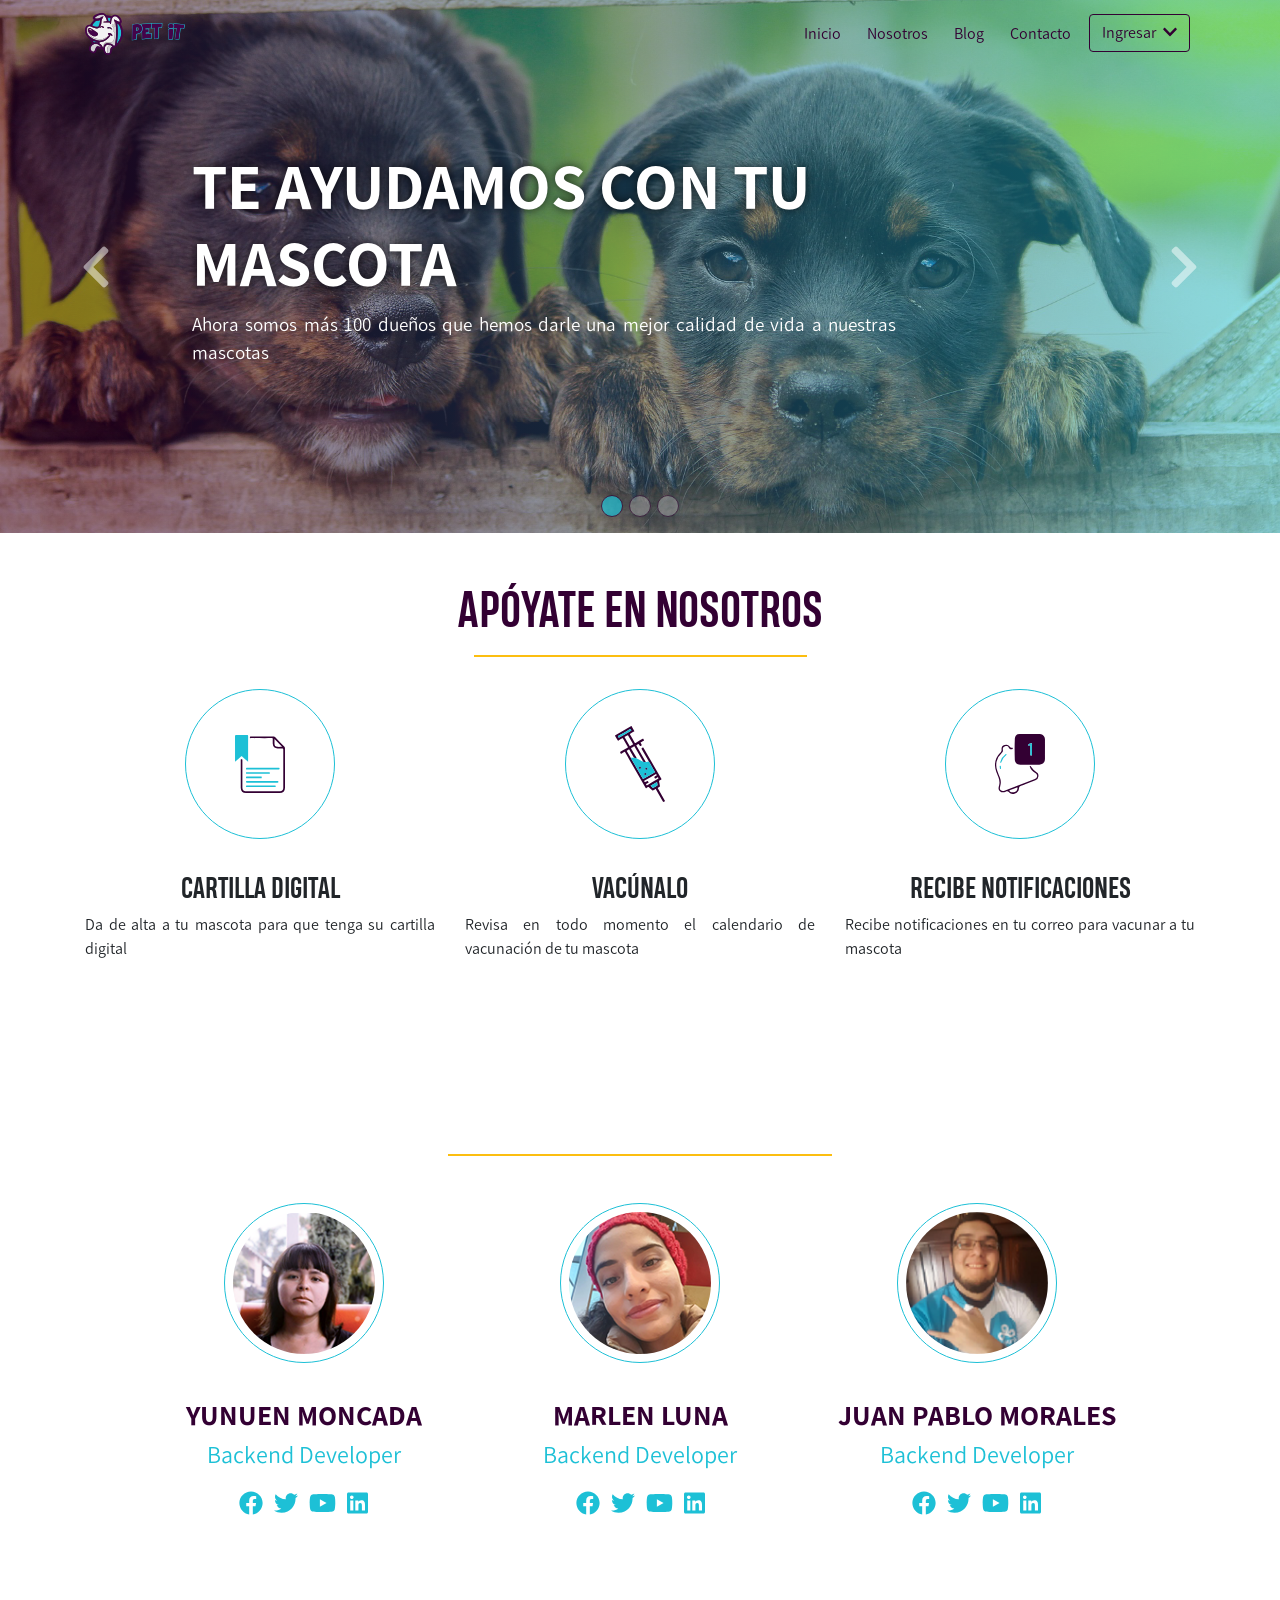
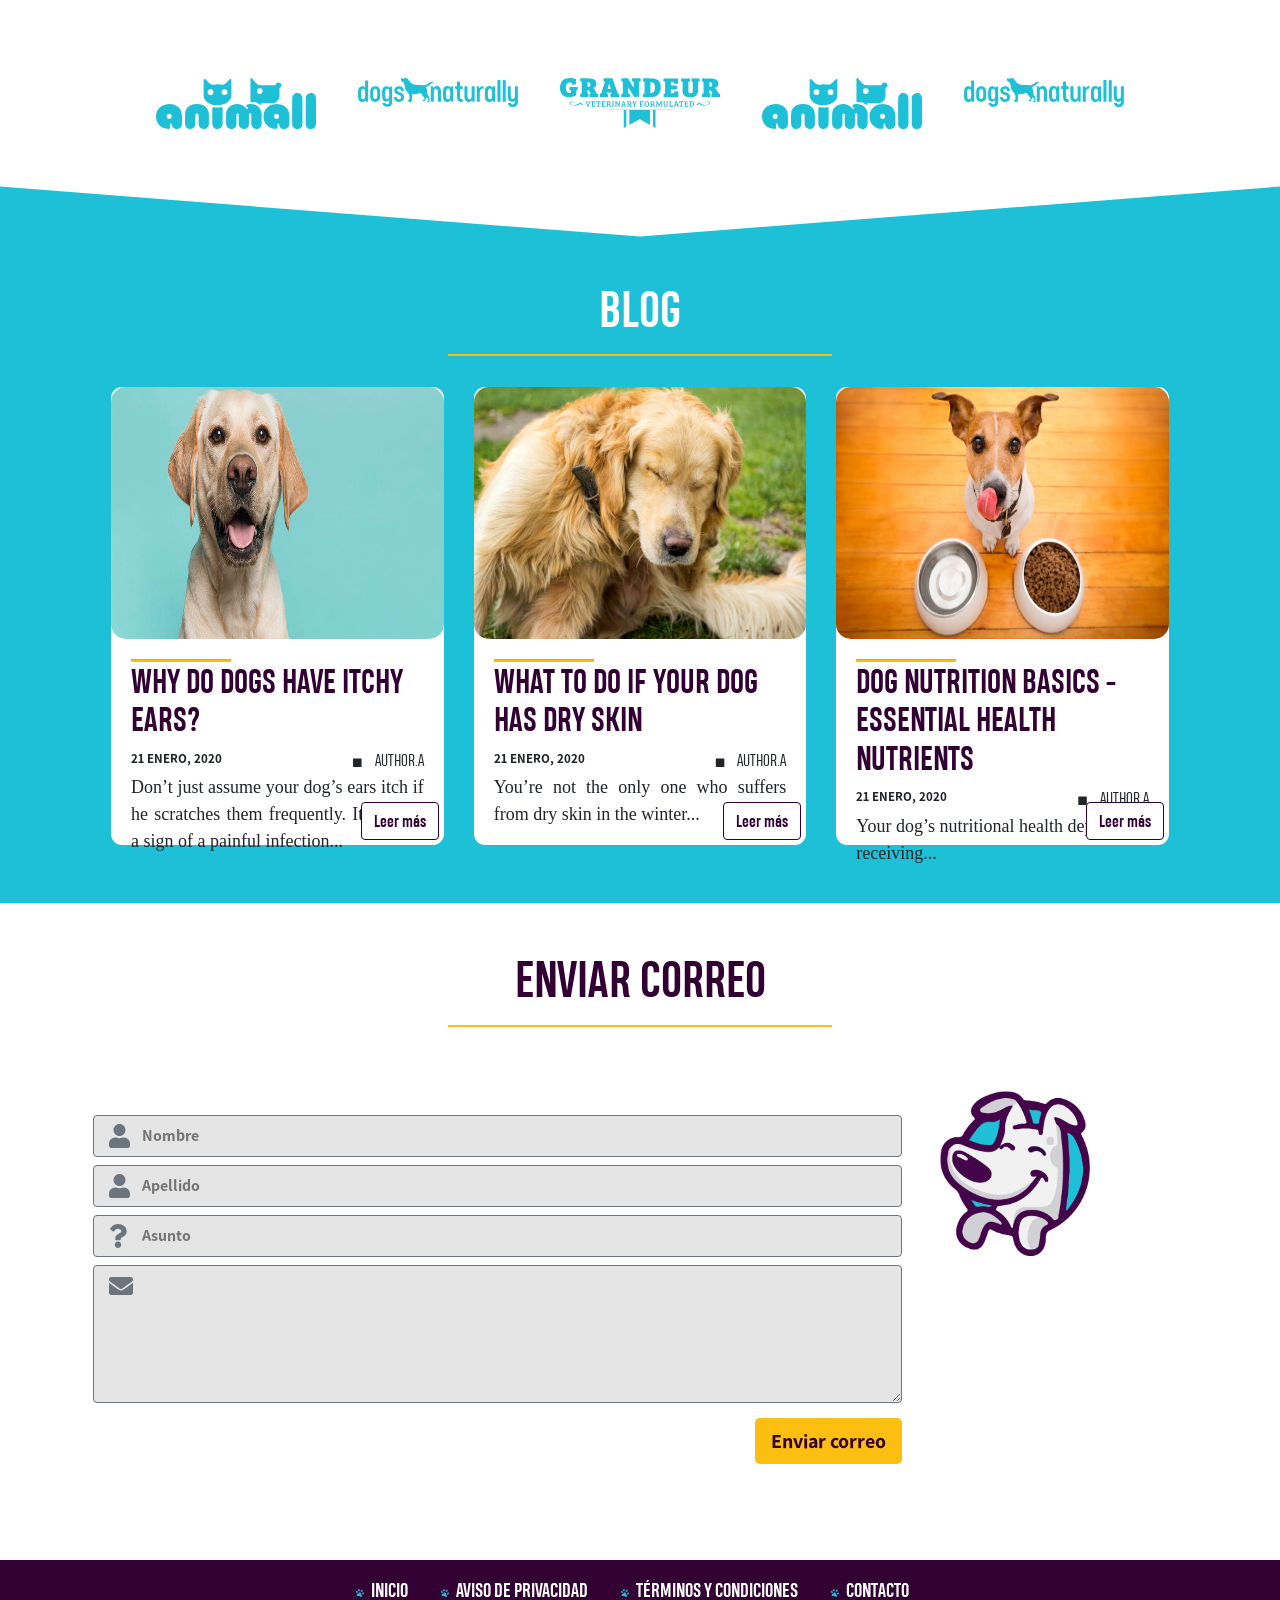
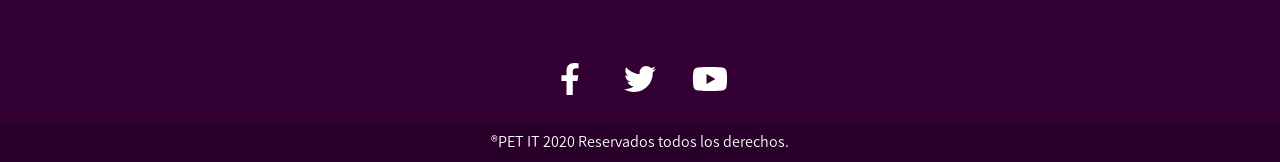
<file: index.html>
<!DOCTYPE html>
<html lang="en">
  <head>
    <meta charset="UTF-8" />
    <meta name="viewport" content="width=device-width, initial-scale=1.0" />
    <meta http-equiv="X-UA-Compatible" content="ie=edge" />
    <title>Pet it - Oficial</title>

    <link rel="stylesheet" href="./css/styles.css" />
    <link rel="stylesheet" href="./css/bootstrap.min.css" />
    <link rel="stylesheet" href="./css/styles.css" />
    <link
      rel="shortcut icon"
      href="./assets/icono-petit.png"
      type="image/x-icon"
    />
    <link rel="stylesheet" href="./css/owl.carousel.css" />
  </head>
  <body>
    <nav class="navbar navbar-petit navbar-expand-md" id="navbarPetit">
      <div class="container">
        <a class="navbar-brand" href="./index.html"
          ><img src="./assets/SVG/logo-petit.svg" width="100px"
        /></a>
        <button
          class="navbar-toggler"
          data-toggle="collapse"
          data-target="#navbarSignup"
          aria-controls="navbarSignup"
          aria-expanded="false"
          aria-label="Toggle navigation"
        >
          Menú<i class="fa fa-bars ml-2"></i>
        </button>
        <div class="collapse navbar-collapse" id="navbarSignup">
          <ul class="navbar-nav ml-auto">
            <li class="nav-item active">
              <a class="nav-link" href="#carouselExampleCaptions">
                Inicio <span class="sr-only">(current)</span>
              </a>
            </li>
            <li class="nav-item">
              <a class="nav-link" href="#team">Nosotros</a>
            </li>
            <li class="nav-item">
              <a class="nav-link" href="./blog.html">Blog</a>
            </li>
            <li class="nav-item dropdown">
              <a class="nav-link" href="#contacto">Contacto</a>
            </li>
            <li class="nav-item dropdown">
              <a
                class="btn btn-signup"
                id="navbarSignup"
                data-toggle="dropdown"
              >
                Ingresar <i class="fas fa-chevron-down ml-1"></i>
              </a>
              <div class="dropdown-menu" aria-labelledby="navbarSignup">
                <a
                  class="dropdown-item"
                  data-toggle="modal"
                  data-target="#loginUser"
                  ><i class="fa fa-user mr-2"></i>Iniciar sesión</a
                >
                <a
                  class="dropdown-item"
                  data-toggle="modal"
                  data-target="#registerUser"
                  ><i class="fa fa-sign-in-alt mr-2"></i>Crear cuenta</a
                >
              </div>
            </li>
          </ul>
        </div>
      </div>
    </nav>

    <header>
      <div
        id="carouselExampleCaptions"
        class="carousel slide"
        data-ride="carousel"
      >
        <ol class="carousel-indicators">
          <li
            data-target="#carouselExampleCaptions"
            data-slide-to="0"
            class="active"
          ></li>
          <li data-target="#carouselExampleCaptions" data-slide-to="1"></li>
          <li data-target="#carouselExampleCaptions" data-slide-to="2"></li>
        </ol>
        <div class="carousel-inner">
          <div class="carousel-item active">
            <img
              src="./assets/JPG/header-01.jpg"
              class="d-block w-100"
              alt="..."
            />
            <div class="carousel-caption">
              <h3>Te ayudamos con tu mascota</h3>
              <p>
                Ahora somos más 100 dueños que hemos darle una mejor calidad de
                vida a nuestras mascotas
              </p>
            </div>
          </div>
          <div class="carousel-item">
            <img
              src="./assets/JPG/header-02.jpg"
              class="d-block w-100"
              alt="..."
            />
            <div class="carousel-caption">
              <h3>Tu perro te agradecerá</h3>
              <p>Estará siempre agradecido de tu preocupación por su salud</p>
            </div>
          </div>
          <div class="carousel-item">
            <img
              src="./assets/JPG/header-03.jpg"
              class="d-block w-100"
              alt="..."
            />
            <div class="carousel-caption">
              <h3>Viaja seguro con él</h3>
              <p>
                Convive con tu mascota sabiendo que está al día con sus vacunas
              </p>
            </div>
          </div>
        </div>
        <a
          class="carousel-control-prev"
          href="#carouselExampleCaptions"
          role="button"
          data-slide="prev"
        >
          <i class="fas fa-chevron-left"></i>
          <span class="sr-only">Previous</span>
        </a>
        <a
          class="carousel-control-next"
          href="#carouselExampleCaptions"
          role="button"
          data-slide="next"
        >
          <i class="fas fa-chevron-right"></i>
          <span class="sr-only">Next</span>
        </a>
      </div>
    </header>

    <section class="py-5">
      <div class="container">
        <div class="title">
          <h2>Apóyate en nosotros</h2>
          <div class="title-divider"></div>
        </div>
        <div class="row">
          <div class="col-lg-4 col-md-4 col-sm-12 col-12">
            <div class="icon-box">
              <span class="icon-app rounded-circle">
                <img
                  src="./assets/SVG/icono-cartilla.svg"
                  class="icon-img"
                  alt=""
                />
              </span>
              <div class="box-icon-content">
                <h3>Cartilla digital</h3>
                <p>
                  Da de alta a tu mascota para que tenga su cartilla digital
                </p>
              </div>
            </div>
          </div>

          <div
            class="col-lg-4 col-md-4 col-sm-12 col-12 d-flex justify-content-center align-items-center"
          >
            <div class="icon-box">
              <span class="icon-app rounded-circle">
                <img
                  src="./assets/SVG/icono-jeringa.svg"
                  class="icon-img"
                  alt=""
                />
              </span>
              <div class="box-icon-content">
                <h3>Vacúnalo</h3>
                <p>
                  Revisa en todo momento el calendario de vacunación de tu
                  mascota
                </p>
              </div>
            </div>
          </div>

          <div
            class="col-lg-4 col-md-4 col-sm-12 col-12 d-flex justify-content-center align-items-center"
          >
            <div class="icon-box">
              <span class="icon-app rounded-circle">
                <img
                  src="./assets/SVG/icono.campana.svg"
                  class="icon-img"
                  alt=""
                />
              </span>
              <div class="box-icon-content">
                <h3>Recibe Notificaciones</h3>
                <p>
                  Recibe notificaciones en tu correo para vacunar a tu mascota
                </p>
              </div>
            </div>
          </div>
        </div>
      </div>
    </section>

    <section class="section-team py-5" id="team">
      <div class="title">
        <h2 class="text-white">Nuestro equipo</h2>
        <div class="title-divider"></div>
      </div>
      <div class="carousel-wrap">
        <div class="owl-one owl-carousel owl-theme">
          <div class="item">
            <div class="card bg-white">
              <div class="d-flex justify-content-center py-3">
                <div class="box-img-team">
                  <img
                    src="./assets/PNG/img-user-01.png"
                    class="img-fluid rounded-circle"
                  />
                </div>
              </div>

              <div class="card-body">
                <h3 class="name-team">MARLEN LUNA</h3>
                <h4 class="role-team">Backend Developer</h4>
                <div class="social-media-user">
                  <a href="#"><i class="fab fa-facebook"></i></a>
                  <a href="#"><i class="fab fa-twitter"></i></a>
                  <a href="#"><i class="fab fa-youtube"></i></a>
                  <a href="#"><i class="fab fa-linkedin"></i></a>
                </div>
              </div>
            </div>
          </div>

          <div class="item">
            <div class="card bg-white">
              <div class="d-flex justify-content-center py-3">
                <div class="box-img-team">
                  <img
                    src="./assets/PNG/img-user-02.png"
                    class="img-fluid rounded-circle"
                  />
                </div>
              </div>

              <div class="card-body">
                <h3 class="name-team">JUAN PABLO MORALES</h3>
                <h4 class="role-team">Backend Developer</h4>
                <div class="social-media-user">
                  <a href="#"><i class="fab fa-facebook"></i></a>
                  <a href="#"><i class="fab fa-twitter"></i></a>
                  <a href="#"><i class="fab fa-youtube"></i></a>
                  <a href="#"><i class="fab fa-linkedin"></i></a>
                </div>
              </div>
            </div>
          </div>

          <div class="item">
            <div class="card bg-white">
              <div class="d-flex justify-content-center py-3">
                <div class="box-img-team">
                  <img
                    src="./assets/PNG/img-user-03.png"
                    class="img-fluid rounded-circle"
                  />
                </div>
              </div>

              <div class="card-body">
                <h3 class="name-team">ARTURO HERRÁN</h3>
                <h4 class="role-team">Backend Developer</h4>
                <div class="social-media-user">
                  <a href="#"><i class="fab fa-facebook"></i></a>
                  <a href="#"><i class="fab fa-twitter"></i></a>
                  <a href="#"><i class="fab fa-youtube"></i></a>
                  <a href="#"><i class="fab fa-linkedin"></i></a>
                </div>
              </div>
            </div>
          </div>

          <div class="item">
            <div class="card">
              <div class="d-flex justify-content-center py-3">
                <div class="box-img-team">
                  <img
                    src="./assets/PNG/img-user-04.png"
                    class="img-fluid rounded-circle"
                  />
                </div>
              </div>

              <div class="card-body">
                <h3 class="name-team">GABRIELA RAZO</h3>
                <h4 class="role-team">Backend Developer</h4>
                <div class="social-media-user">
                  <a href="#"><i class="fab fa-facebook"></i></a>
                  <a href="#"><i class="fab fa-twitter"></i></a>
                  <a href="#"><i class="fab fa-youtube"></i></a>
                  <a href="#"><i class="fab fa-linkedin"></i></a>
                </div>
              </div>
            </div>
          </div>

          <div class="item">
            <div class="card">
              <div class="d-flex justify-content-center py-3">
                <div class="box-img-team">
                  <img
                    src="./assets/PNG/img-user-05.png"
                    class="img-fluid rounded-circle"
                  />
                </div>
              </div>

              <div class="card-body">
                <h3 class="name-team">YUNUEN MONCADA</h3>
                <h4 class="role-team">Backend Developer</h4>
                <div class="social-media-user">
                  <a href="#"><i class="fab fa-facebook"></i></a>
                  <a href="#"><i class="fab fa-twitter"></i></a>
                  <a href="#"><i class="fab fa-youtube"></i></a>
                  <a href="#"><i class="fab fa-linkedin"></i></a>
                </div>
              </div>
            </div>
          </div>
        </div>
      </div>
    </section>

    <section class="bg-carousel-sponsor py-5">
      <div class="carousel-wrap">
        <div class="owl-two owl-carousel owl-theme owl-loaded">
          <div class="owl-stage-outer">
            <div class="owl-stage">
              <div class="owl-item">
                <a class="img-sponsor"
                  ><img src="./assets/SVG/01-brand.svg" width="50px" alt="#"
                /></a>
              </div>
              <div class="owl-item">
                <a class="img-sponsor"
                  ><img src="./assets/SVG/02-brand.svg" width="50x" alt="#"
                /></a>
              </div>
              <div class="owl-item">
                <a class="img-sponsor"
                  ><img src="./assets/SVG/03-brand.svg" width="50px" alt="#"
                /></a>
              </div>
            </div>
          </div>
        </div>
      </div>
      <div class="box-triangle"></div>
    </section>

    <section class="bg-blog py-5">
      <div class="title pt-5">
        <h2 class="text-white">Blog</h2>
        <div class="title-divider"></div>
      </div>
      <div class="container-fluid" id="size">
        <div class="row" id="first">
          <div class="col-12 col-md-4 d-flex align-items-stretch">
            <div class="card">
              <img
                src="./assets/JPEG/itchy-lab.jpg"
                class="card-img-top"
                alt="..."
                id="img-blog"
              />
              <div class="card-body">
                <hr id="line-cards" />
                <h5 class="card-title">Why Do Dogs Have Itchy Ears?</h5>
                <h6 id="author">
                  21 ENERO, 2020
                  <li>Author.A</li>
                </h6>
                <p class="card-text">
                  Don’t just assume your dog’s ears itch if he scratches them
                  frequently. It may be a sign of a painful infection...
                </p>
                <a href="blog-example4.html" class="btn btn-primary" id="btn">
                  Leer más
                </a>
              </div>
            </div>
          </div>
          <div class="col-12 col-md-4 d-flex align-items-stretch">
            <div class="card">
              <img
                src="./assets/JPEG/dry-skin.jpg"
                class="card-img-top"
                alt="..."
                id="img-blog"
              />
              <div class="card-body">
                <hr id="line-cards" />
                <h5 class="card-title">What to Do If Your Dog Has Dry Skin</h5>
                <h6 id="author">
                  21 ENERO, 2020
                  <li>Author.A</li>
                </h6>
                <p class="card-text">
                  You’re not the only one who suffers from dry skin in the
                  winter...
                </p>
                <a href="blog-example5.html" class="btn btn-primary" id="btn">
                  Leer más
                </a>
              </div>
            </div>
          </div>
          <div class="col-12 col-md-4 d-flex align-items-stretch ">
            <div class="card">
              <img
                src="./assets/JPEG/food.jpg"
                class="card-img-top"
                alt="..."
                id="img-blog"
              />
              <div class="card-body">
                <h5 class="card-title">
                  <hr id="line-cards" />
                  Dog Nutrition Basics - Essential Health Nutrients
                </h5>
                <h6 id="author">
                  21 ENERO, 2020
                  <li>Author.A</li>
                </h6>
                <p class="card-text">
                  Your dog’s nutritional health depends on receiving...
                </p>
                <a href="blog-example6.html" class="btn btn-primary" id="btn">
                  Leer más
                </a>
              </div>
            </div>
          </div>
        </div>
      </div>
    </section>

    <section class="py-5" id="contacto">
      <div class="title">
        <h2>Enviar correo</h2>
        <div class="title-divider"></div>
      </div>
      <div class="container">
        <div class="row py-5">
          <div class="col-lg-9 col-md-8 col-sm-12 col-12">
            <form
              method="POST"
              action=""
              class="form"
              autocomplete="off"
              style="background: transparent;"
            >
              <div class="form-group-icon">
                <input
                  type="text"
                  placeholder="Nombre"
                  class="form-group-input"
                  name=""
                />
                <i class="fa fa-user"></i>
              </div>
              <div class="form-group-icon">
                <input
                  type="text"
                  placeholder="Apellido"
                  class="form-group-input"
                  name=""
                />
                <i class="fa fa-user"></i>
              </div>
              <div class="form-group-icon">
                <input
                  type="text"
                  placeholder="Asunto"
                  class="form-group-input"
                  name=""
                />
                <i class="fa fa-question"></i>
              </div>
              <div class="form-group-icon">
                <textarea rows="5" class="textarea-icon"></textarea>
                <i class="fa fa-envelope"></i>
              </div>
              <button type="submit" class="btn-lg btn-yellow float-right">
                Enviar correo
              </button>
            </form>
          </div>
          <div class=" col-lg-3 col-md-4 col-sm-12 col-12">
            <img
              src="./assets/icono-petit.png"
              width="150px"
              class="d-none d-md-flex"
            />
          </div>
        </div>
      </div>
    </section>

    <footer>
      <ul class="footer-links">
        <li><a href="index.html">Inicio</a></li>
        <li><a href="#">Aviso de privacidad</a></li>
        <li><a href="#">Términos y Condiciones</a></li>
        <li><a href="#">Contacto</a></li>
      </ul>
      <div class="social-media">
        <a href="#"><i class="fab fa-facebook-f"></i></a>
        <a href="#"><i class="fab fa-twitter"></i></a>
        <a href="#"><i class="fab fa-youtube"></i></a>
      </div>
      <div class="footer-brand">
        ®PET IT 2020 Reservados todos los derechos.
      </div>
    </footer>
    <div
      class="modal fade"
      id="registerUser"
      tabindex="-1"
      role="dialog"
      aria-labelledby="registerUserLabel"
      aria-hidden="true"
    >
      <div class="modal-dialog modal-lg" role="document">
        <div class="modal-content">
          <button
            type="button"
            class="close-modal"
            data-dismiss="modal"
            aria-label="Close"
          >
            <i class="fa fa-times"></i>
          </button>
          <div class="modal-title">
            <h2>Crear una cuenta</h2>
          </div>
          <div class="modal-body">
            <ul class="nav nav-tabs" id="myTabLogin" role="tablist">
              <li class="nav-item">
                <a
                  class="nav-link active"
                  id="client-tab"
                  data-toggle="tab"
                  href="#client"
                  role="tab"
                  aria-controls="client"
                  aria-selected="true"
                  >Tengo una mascota</a
                >
              </li>
              <li class="nav-item">
                <a
                  class="nav-link"
                  id="veterinarian-tab"
                  data-toggle="tab"
                  href="#veterinarian"
                  role="tab"
                  aria-controls="veterinarian"
                  aria-selected="true"
                  >Soy Veterinario</a
                >
              </li>
            </ul>
            <div class="tab-content" id="myTabRegisterUserLabel">
              <form
                method="POST"
                action=""
                class="tab-pane fade show active form"
                id="client"
                role="tabpanel"
                aria-labelledby="client-tab"
              >
                <div class="form-group-icon">
                  <input
                    type="text"
                    placeholder="Nombre"
                    class="form-group-input"
                    name=""
                  />
                  <i class="fa fa-user"></i>
                </div>
                <div class="form-group-icon">
                  <input
                    type="text"
                    placeholder="Apellido"
                    class="form-group-input"
                    name=""
                  />
                  <i class="fa fa-user"></i>
                </div>
                <div class="form-group-icon">
                  <input
                    type="text"
                    placeholder="Correo electrónico"
                    class="form-group-input"
                    name=""
                  />
                  <i class="fa fa-envelope"></i>
                </div>
                <div class="form-group-icon">
                  <input
                    type="password"
                    placeholder="Escribe una contraseña"
                    class="form-group-input"
                    name=""
                  />
                  <i class="fa fa-key"></i>
                </div>
                <div class="form-group-icon">
                  <input
                    type="password"
                    placeholder="Confirma tu contraseña"
                    class="form-group-input"
                    name=""
                  />
                  <i class="fa fa-key"></i>
                </div>
                <div class="form-checkbox ml-3 py-2">
                  <input
                    type="checkbox"
                    class="input-checkbox"
                    name=""
                    id="termns2"
                  />
                  <label for="terms2">Acepto términos y condiciones</label>
                </div>
                <div class="d-flex flex-column ml-3 py-2">
                  <a href="" class="link-arrows" target="_blank"
                    ><i class="fa fa-book mr-1"></i
                    ><span>Leer términos </span></a
                  >
                  <a href="" class="link-arrows" target="_blank"
                    ><i class="fa fa-book mr-1"></i
                    ><span>Leer condiciones </span></a
                  >
                </div>
                <a
                  href="client-pets.html"
                  class="btn btn-outline-primary float-right mt-4 mb-2"
                  id="btn_ingresar"
                >
                  Registrarse
                </a>
              </form>

              <form
                method="POST"
                action=""
                class="tab-pane fade form"
                id="veterinarian"
                role="tabpanel"
                aria-labelledby="veterinarian-tab"
              >
                <div class="form-group-icon">
                  <input
                    type="text"
                    placeholder="Nombre"
                    class="form-group-input"
                    name=""
                  />
                  <i class="fa fa-user"></i>
                </div>
                <div class="form-group-icon">
                  <input
                    type="text"
                    placeholder="Apellido"
                    class="form-group-input"
                    name=""
                  />
                  <i class="fa fa-user"></i>
                </div>
                <div class="form-group-icon">
                  <input
                    type="text"
                    placeholder="Correo electrónico"
                    class="form-group-input"
                    name=""
                  />
                  <i class="fa fa-envelope"></i>
                </div>
                <div class="form-group-icon">
                  <input
                    type="password"
                    placeholder="Escribe una contraseña"
                    class="form-group-input"
                    name=""
                  />
                  <i class="fa fa-key"></i>
                </div>
                <div class="form-group-icon">
                  <input
                    type="password"
                    placeholder="Confirma tu contraseña"
                    class="form-group-input"
                    name=""
                  />
                  <i class="fa fa-key"></i>
                </div>
                <div class="form-checkbox ml-3 py-2">
                  <input
                    type="checkbox"
                    class="input-checkbox"
                    name=""
                    id="termns"
                  />
                  <label for="terms">Acepto términos y condiciones</label>
                </div>
                <div class="d-flex flex-column ml-3 py-2">
                  <a href="" class="link-arrows" target="_blank"
                    ><i class="fa fa-book mr-1"></i
                    ><span>Leer términos </span></a
                  >
                  <a href="" class="link-arrows" target="_blank"
                    ><i class="fa fa-book mr-1"></i
                    ><span>Leer condiciones </span></a
                  >
                </div>
                <a
                  href="vet.html"
                  class="btn btn-outline-primary float-right mt-4 mb-2"
                  id="btn_ingresar"
                >
                  Registrarse
                </a>
              </form>
            </div>
          </div>
        </div>
      </div>
    </div>

    <div
      class="modal fade"
      id="loginUser"
      tabindex="-1"
      role="dialog"
      aria-labelledby="loginUserLabel"
      aria-hidden="true"
    >
      <div class="modal-dialog modal-lg" role="document">
        <div class="modal-content">
          <button
            type="button"
            class="close-modal"
            data-dismiss="modal"
            aria-label="Close"
          >
            <i class="fa fa-times"></i>
          </button>
          <div class="modal-title">
            <h2>Ingreso al sitio</h2>
          </div>

          <div class="modal-body">
            <ul class="nav nav-tabs" id="myTabLogin" role="tablist">
              <li class="nav-item">
                <a
                  class="nav-link active"
                  id="home-tab"
                  data-toggle="tab"
                  href="#login"
                  role="tab"
                  aria-controls="home"
                  aria-selected="true"
                  >Ya estoy registrado</a
                >
              </li>
            </ul>
            <form method="POST" action="" class="form" autocomplete="off">
              <div class="tab-content" id="myTabLoginContent">
                <div
                  clas="tab-pane fade show active"
                  id="login"
                  role="tabpanel"
                  aria-labelledby="login-tab"
                >
                  <div class="form-group-icon">
                    <input
                      type="email"
                      placeholder="Correo electrónico"
                      class="form-group-input"
                      name=""
                    />
                    <i class="fa fa-envelope"></i>
                  </div>
                  <div class="form-group-icon">
                    <input
                      type="password"
                      placeholder="Contraseña"
                      class="form-group-input"
                      name=""
                    />
                    <i class="fa fa-key"></i>
                  </div>
                </div>
              </div>
              <a
                href="index.html"
                class="btn btn-outline-primary float-right mt-4 mb-2"
                id="btn_ingresar"
              >
                Ingresar
              </a>
            </form>
          </div>
        </div>
      </div>
    </div>

    <script
      src="https://code.jquery.com/jquery-3.4.1.slim.min.js"
      integrity="sha384-J6qa4849blE2+poT4WnyKhv5vZF5SrPo0iEjwBvKU7imGFAV0wwj1yYfoRSJoZ+n"
      crossorigin="anonymous"
    ></script>
    <script
      src="https://cdn.jsdelivr.net/npm/popper.js@1.16.0/dist/umd/popper.min.js"
      integrity="sha384-Q6E9RHvbIyZFJoft+2mJbHaEWldlvI9IOYy5n3zV9zzTtmI3UksdQRVvoxMfooAo"
      crossorigin="anonymous"
    ></script>
    <script src="./js/all.js"></script>
    <script src="./js/bootstrap.min.js"></script>
    <script src="./js/owl.carousel.js"></script>
    <script src="./js/main.js"></script>
  </body>
</html>
</file>
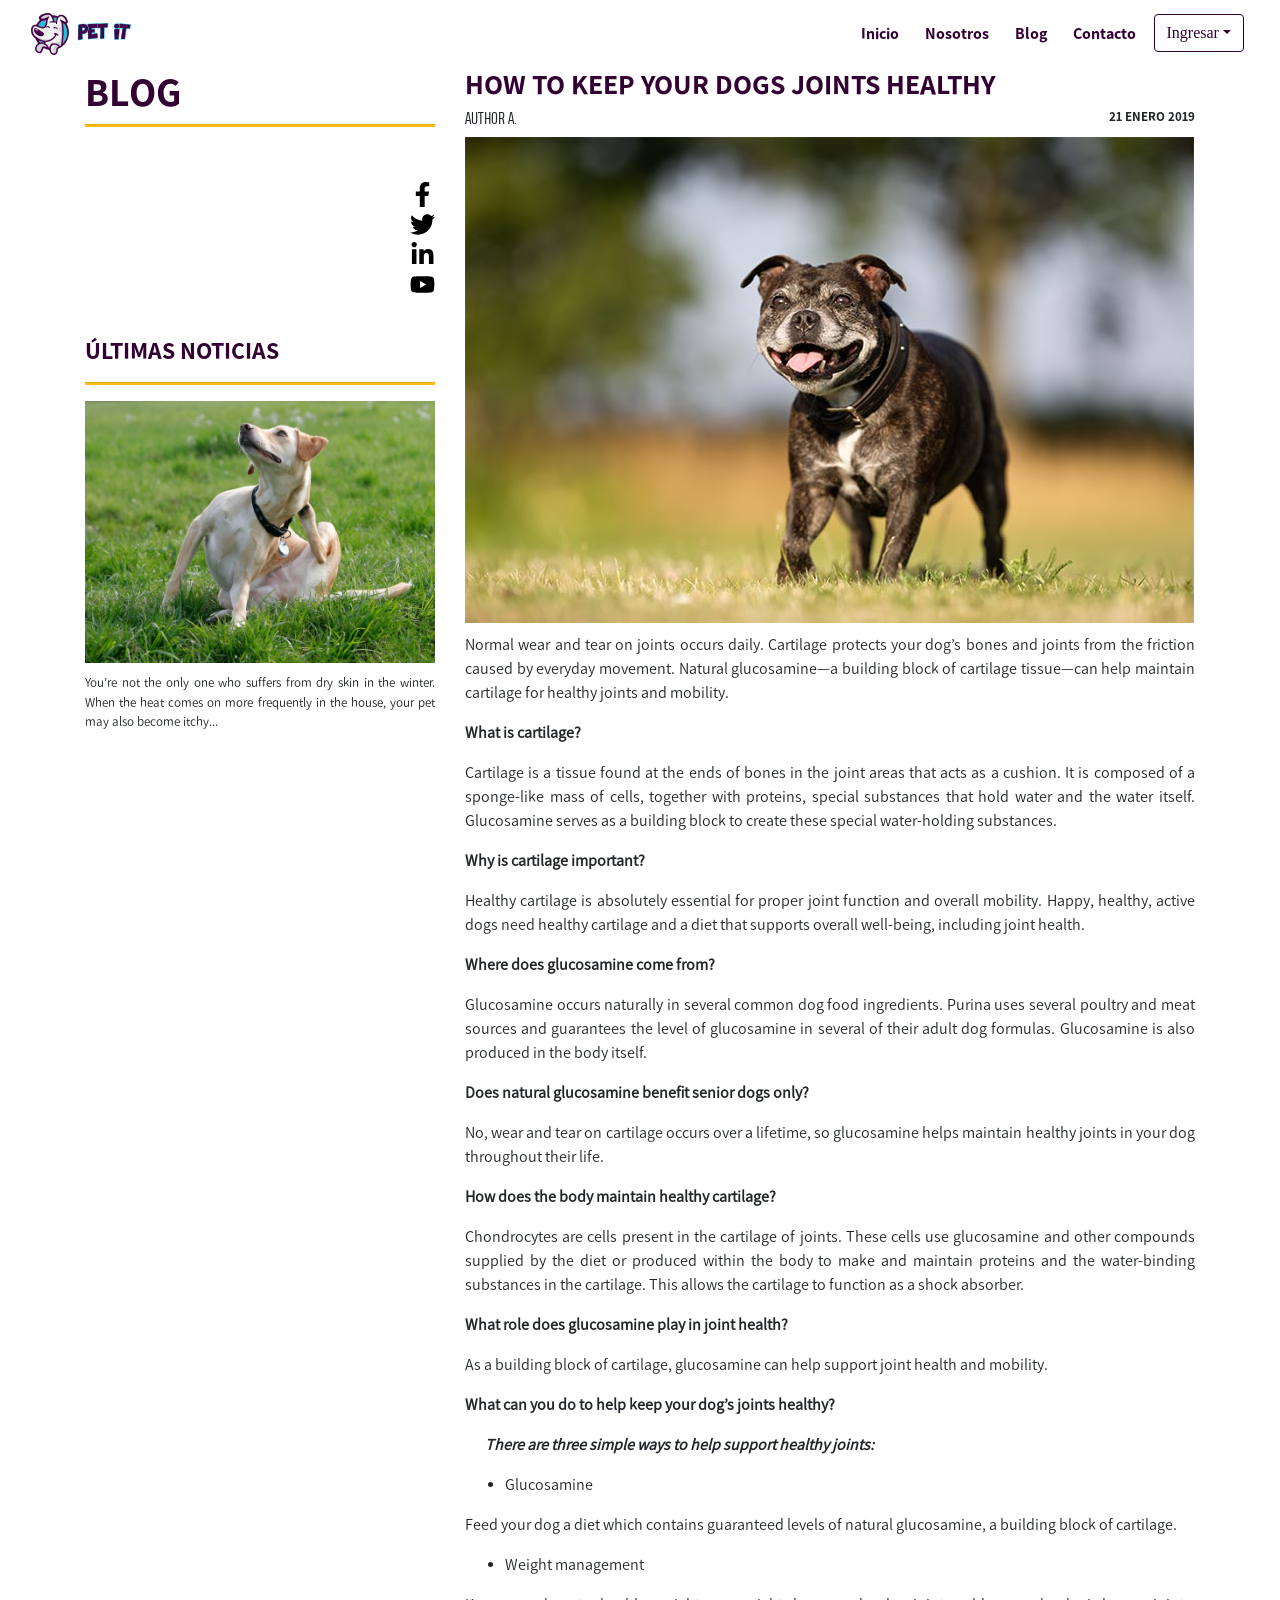
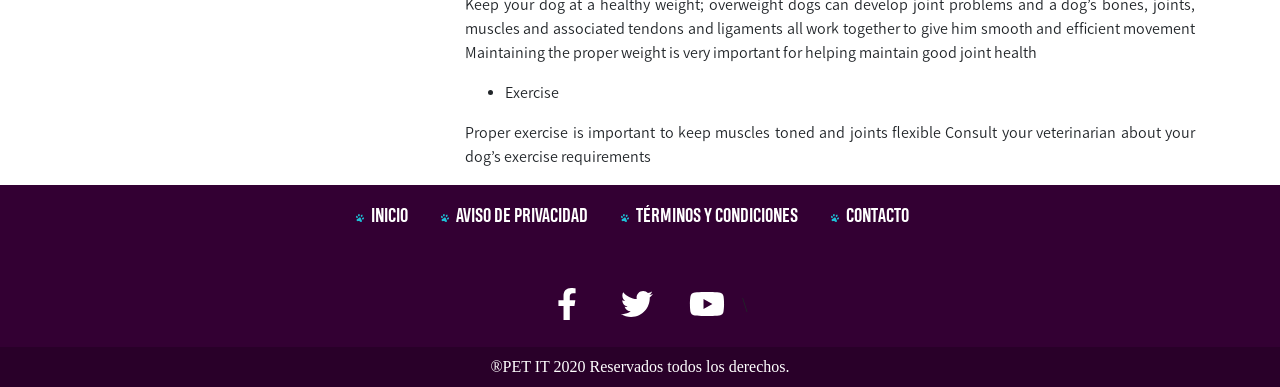
<file: blog-example.html>
<!DOCTYPE html>
<html lang="en">
  <head>
    <meta charset="UTF-8" />
    <title>Blog Card 1</title>
    <script src="./js/all.js"></script>
    <link rel="stylesheet" href="./css/bootstrap.min.css" />
    <link rel="stylesheet" href="./css/styles.css" />
    <link
      rel="shortcut icon"
      href="./assets/icono-petit.png"
      type="image/x-icon"
    />
  </head>
  <body>
    <nav class="navbar navbar-petit navbar-expand-md" id="navbarPetit_blog">
      <div class="container-fluid">
        <a class="navbar-brand" href="./index.html"
          ><img src="./assets/SVG/logo-petit.svg" width="100px"
        /></a>
        <button
          id="font-menu"
          class="navbar-toggler"
          type="button"
          data-toggle="collapse"
          data-target="#navbarSignup"
          aria-controls="navbarSignup"
          aria-expanded="false"
          aria-label="Toggle navigation"
        >
          Menú<i class="fa fa-bars ml-2"></i>
        </button>
        <div class="collapse navbar-collapse" id="navbarSignup">
          <ul class="navbar-nav ml-auto" id="options">
            <li class="nav-item active">
              <a class="nav-link" href="index.html#carouselExampleCaptions"
                >Inicio <span class="sr-only">(current)</span></a
              >
            </li>
            <li class="nav-item">
              <a class="nav-link" href="index.html#team">Nosotros</a>
            </li>
            <li class="nav-item">
              <a class="nav-link" href="blog.html">Blog</a>
            </li>
            <li class="nav-item dropdown">
              <a class="nav-link" href="index.html#contacto">Contacto</a>
            </li>
            <li class="nav-item dropdown" id="btn-ingresar">
              <a
                class="btn btn-inicio dropdown-toggle"
                role="button"
                data-toggle="dropdown"
                href="#"
                >Ingresar</a
              >
              <div class="dropdown-menu" aria-labelledby="navbarSignup">
                <a class="dropdown-item" href="#">Iniciar sesión</a>
                <a class="dropdown-item" href="#">Crear cuenta</a>
              </div>
            </li>
          </ul>
        </div>
      </div>
    </nav>

    <div class="container">
      <div class="row">
        <div class="col-4" id="columna1">
          <h1 id="title-example">Blog</h1>
          <hr id="line-title-example" />
          <div class="columns float-right social-icons">
            <a href="#"
              ><img
                src="./assets/Icons/facebook-f-brands.svg"
                alt="icons-blog"
                class="icons-blog"
                id="facebook-blog"
            /></a>
            <a href="#"
              ><img
                src="./assets/Icons/twitter-brands.svg"
                alt="icons-blog"
                class="icons-blog"
            /></a>
            <a href="#"
              ><img
                src="./assets/Icons/linkedin-in-brands.svg"
                alt="icons-blog"
                class="icons-blog"
            /></a>
            <a href="#"
              ><img
                src="./assets/Icons/youtube-brands.svg"
                alt="icons-blog"
                class="icons-blog"
            /></a>
          </div>
          <div id="down">
            <a href="blog-example4.html" id="link-blogs"
              ><h4 id="last-news">Últimas noticias</h4></a
            >
            <hr id="line-lastnews" />
            <img
              src="./assets/JPEG/perrito-rasca.jpg"
              class="img-fluid"
              alt="Responsive image"
            />
            <p id="resume">
              You’re not the only one who suffers from dry skin in the winter.
              When the heat comes on more frequently in the house, your pet may
              also become itchy...
            </p>
          </div>
        </div>
        <div class="col-8">
          <div>
            <h3 id="title-example">
              How To Keep Your Dogs Joints Healthy
            </h3>

            <h6 id="author-example">
              Author A.
              <li>21 Enero 2019</li>
            </h6>

            <img
              src="./assets/JPG/dog-joint.jpg"
              class="img-fluid"
              alt="Responsive image"
              id="photo"
            />
            <div id="text-example">
              <p>
                Normal wear and tear on joints occurs daily. Cartilage protects
                your dog’s bones and joints from the friction caused by everyday
                movement. Natural glucosamine—a building block of cartilage
                tissue—can help maintain cartilage for healthy joints and
                mobility.
              </p>
              <p id="bold">What is cartilage?</p>
              <p>
                Cartilage is a tissue found at the ends of bones in the joint
                areas that acts as a cushion. It is composed of a sponge-like
                mass of cells, together with proteins, special substances that
                hold water and the water itself. Glucosamine serves as a
                building block to create these special water-holding substances.
              </p>
              <p id="bold">Why is cartilage important?</p>
              <p>
                Healthy cartilage is absolutely essential for proper joint
                function and overall mobility. Happy, healthy, active dogs need
                healthy cartilage and a diet that supports overall well-being,
                including joint health.
              </p>
              <p id="bold">Where does glucosamine come from?</p>
              <p>
                Glucosamine occurs naturally in several common dog food
                ingredients. Purina uses several poultry and meat sources and
                guarantees the level of glucosamine in several of their adult
                dog formulas. Glucosamine is also produced in the body itself.
              </p>
              <p id="bold">
                Does natural glucosamine benefit senior dogs only?
              </p>
              <p>
                No, wear and tear on cartilage occurs over a lifetime, so
                glucosamine helps maintain healthy joints in your dog throughout
                their life.
              </p>
              <p id="bold">How does the body maintain healthy cartilage?</p>
              <p>
                Chondrocytes are cells present in the cartilage of joints. These
                cells use glucosamine and other compounds supplied by the diet
                or produced within the body to make and maintain proteins and
                the water-binding substances in the cartilage. This allows the
                cartilage to function as a shock absorber.
              </p>
              <p id="bold">What role does glucosamine play in joint health?</p>
              <p>
                As a building block of cartilage, glucosamine can help support
                joint health and mobility.
              </p>
              <p id="bold">
                What can you do to help keep your dog’s joints healthy?
              </p>
              <p id="bold-and-italics">
                There are three simple ways to help support healthy joints:
              </p>
              <ul>
                <li>Glucosamine</li>
              </ul>
              <p>
                Feed your dog a diet which contains guaranteed levels of natural
                glucosamine, a building block of cartilage.
              </p>
              <ul>
                <li>Weight management</li>
              </ul>
              <p>
                Keep your dog at a healthy weight; overweight dogs can develop
                joint problems and a dog’s bones, joints, muscles and associated
                tendons and ligaments all work together to give him smooth and
                efficient movement Maintaining the proper weight is very
                important for helping maintain good joint health
              </p>
              <ul>
                <li>Exercise</li>
              </ul>
              <p>
                Proper exercise is important to keep muscles toned and joints
                flexible Consult your veterinarian about your dog’s exercise
                requirements
              </p>
            </div>
          </div>
        </div>
      </div>
    </div>

    <footer>
      <ul class="footer-links">
        <li><a href="#">Inicio</a></li>
        <li><a href="#">Aviso de privacidad</a></li>
        <li><a href="#">Términos y Condiciones</a></li>
        <li><a href="#">Contacto</a></li>
      </ul>
      <div class="social-media">
        <a href="#"><i class="fab fa-facebook-f"></i></a>
        <a href="#"><i class="fab fa-twitter"></i></a>
        <a href="#"><i class="fab fa-youtube"></i></a>\
      </div>
      <div class="footer-copyright">
        ®PET IT 2020 Reservados todos los derechos.
      </div>
    </footer>
    <script
      src="https://code.jquery.com/jquery-3.4.1.slim.min.js"
      integrity="sha384-J6qa4849blE2+poT4WnyKhv5vZF5SrPo0iEjwBvKU7imGFAV0wwj1yYfoRSJoZ+n"
      crossorigin="anonymous"
    ></script>
    <script
      src="https://cdn.jsdelivr.net/npm/popper.js@1.16.0/dist/umd/popper.min.js"
      integrity="sha384-Q6E9RHvbIyZFJoft+2mJbHaEWldlvI9IOYy5n3zV9zzTtmI3UksdQRVvoxMfooAo"
      crossorigin="anonymous"
    ></script>
    <script src="./js/bootstrap.min.js"></script>
    <script src="./js/main.js"></script>
  </body>
</html>

<!--<?php include "./footer.html" ?>Se manda llamara la pagina de footer mediante php-->
</file>
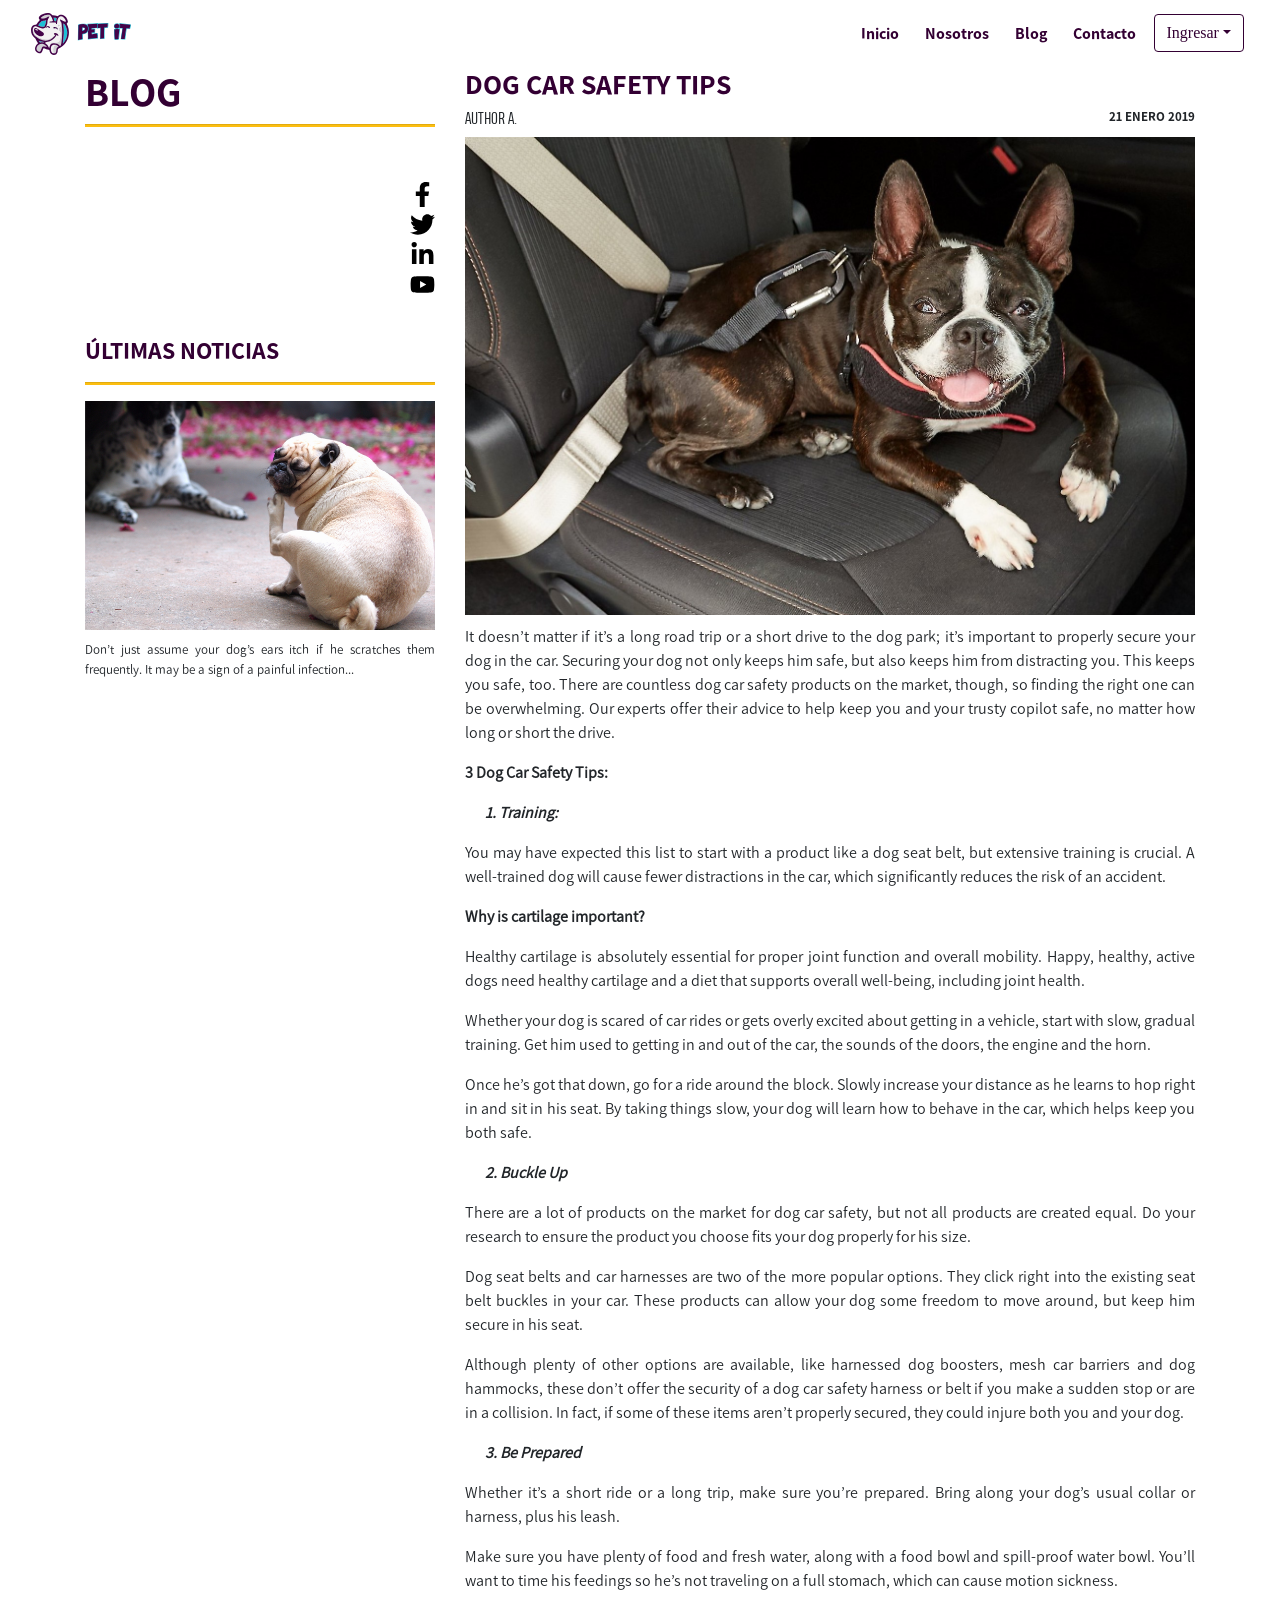
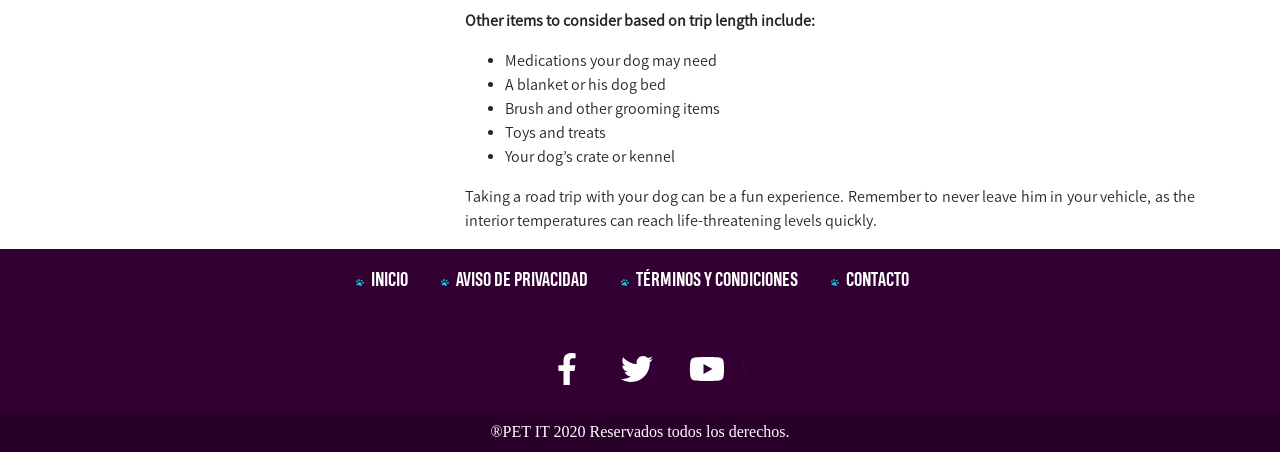
<file: blog-example2.html>
<!DOCTYPE html>
<html lang="en">
  <head>
    <meta charset="UTF-8" />
    <title>Blog Card 2</title>
    <script src="./js/all.js"></script>
    <link rel="stylesheet" href="./css/bootstrap.min.css" />
    <link rel="stylesheet" href="./css/styles.css" />
    <link
      rel="shortcut icon"
      href="./assets/icono-petit.png"
      type="image/x-icon"
    />
  </head>
  <body>
    <nav class="navbar navbar-petit navbar-expand-md" id="navbarPetit_blog">
      <div class="container-fluid">
        <a class="navbar-brand" href="./index.html"
          ><img src="./assets/SVG/logo-petit.svg" width="100px"
        /></a>
        <button
          id="font-menu"
          class="navbar-toggler"
          type="button"
          data-toggle="collapse"
          data-target="#navbarSignup"
          aria-controls="navbarSignup"
          aria-expanded="false"
          aria-label="Toggle navigation"
        >
          Menú<i class="fa fa-bars ml-2"></i>
        </button>
        <div class="collapse navbar-collapse" id="navbarSignup">
          <ul class="navbar-nav ml-auto" id="options">
            <li class="nav-item active">
              <a class="nav-link" href="index.html#carouselExampleCaptions"
                >Inicio <span class="sr-only">(current)</span></a
              >
            </li>
            <li class="nav-item">
              <a class="nav-link" href="index.html#team">Nosotros</a>
            </li>
            <li class="nav-item">
              <a class="nav-link" href="blog.html">Blog</a>
            </li>
            <li class="nav-item dropdown">
              <a class="nav-link" href="index.html#contacto">Contacto</a>
            </li>
            <li class="nav-item dropdown" id="btn-ingresar">
              <a
                class="btn btn-inicio dropdown-toggle"
                role="button"
                data-toggle="dropdown"
                href="#"
                >Ingresar</a
              >
              <div class="dropdown-menu" aria-labelledby="navbarSignup">
                <a class="dropdown-item" href="#">Iniciar sesión</a>
                <a class="dropdown-item" href="#">Crear cuenta</a>
              </div>
            </li>
          </ul>
        </div>
      </div>
    </nav>

    <div class="container">
      <div class="row">
        <div class="col-4" id="columna1">
          <h1 id="title-example">Blog</h1>
          <hr id="line-title-example" />
          <div class="columns float-right social-icons">
            <a href="#"
              ><img
                src="./assets/Icons/facebook-f-brands.svg"
                alt="icons-blog"
                class="icons-blog"
                id="facebook-blog"
            /></a>
            <a href="#"
              ><img
                src="./assets/Icons/twitter-brands.svg"
                alt="icons-blog"
                class="icons-blog"
            /></a>
            <a href="#"
              ><img
                src="./assets/Icons/linkedin-in-brands.svg"
                alt="icons-blog"
                class="icons-blog"
            /></a>
            <a href="#"
              ><img
                src="./assets/Icons/youtube-brands.svg"
                alt="icons-blog"
                class="icons-blog"
            /></a>
          </div>
          <div id="down">
            <a href="blog-example4.html" id="link-blogs"
              ><h4 id="last-news">Últimas noticias</h4></a
            >
            <hr id="line-lastnews" />
            <img
              src="./assets/JPEG/itches.jpg"
              class="img-fluid"
              alt="Responsive image"
            />
            <p id="resume">
              Don’t just assume your dog’s ears itch if he scratches them
              frequently. It may be a sign of a painful infection...
            </p>
          </div>
        </div>
        <div class="col-8">
          <div>
            <h3 id="title-example">
              Dog Car Safety Tips
            </h3>

            <h6 id="author-example">
              Author A.
              <li>21 Enero 2019</li>
            </h6>

            <img
              src="./assets/JPEG/dog-car-safety.jpg"
              class="img-fluid"
              alt="Responsive image"
              id="photo"
            />
            <div id="text-example">
              <p>
                It doesn’t matter if it’s a long road trip or a short drive to
                the dog park; it’s important to properly secure your dog in the
                car. Securing your dog not only keeps him safe, but also keeps
                him from distracting you. This keeps you safe, too. There are
                countless dog car safety products on the market, though, so
                finding the right one can be overwhelming. Our experts offer
                their advice to help keep you and your trusty copilot safe, no
                matter how long or short the drive.
              </p>
              <p id="bold">3 Dog Car Safety Tips:</p>
              <p id="bold-and-italics">1. Training:</p>
              <p>
                You may have expected this list to start with a product like a
                dog seat belt, but extensive training is crucial. A well-trained
                dog will cause fewer distractions in the car, which
                significantly reduces the risk of an accident.
              </p>
              <p id="bold">Why is cartilage important?</p>
              <p>
                Healthy cartilage is absolutely essential for proper joint
                function and overall mobility. Happy, healthy, active dogs need
                healthy cartilage and a diet that supports overall well-being,
                including joint health.
              </p>
              <p>
                Whether your dog is scared of car rides or gets overly excited
                about getting in a vehicle, start with slow, gradual training.
                Get him used to getting in and out of the car, the sounds of the
                doors, the engine and the horn.
              </p>
              <p>
                Once he’s got that down, go for a ride around the block. Slowly
                increase your distance as he learns to hop right in and sit in
                his seat. By taking things slow, your dog will learn how to
                behave in the car, which helps keep you both safe.
              </p>
              <p id="bold-and-italics">2. Buckle Up</p>
              <p>
                There are a lot of products on the market for dog car safety,
                but not all products are created equal. Do your research to
                ensure the product you choose fits your dog properly for his
                size.
              </p>
              <p>
                Dog seat belts and car harnesses are two of the more popular
                options. They click right into the existing seat belt buckles in
                your car. These products can allow your dog some freedom to move
                around, but keep him secure in his seat.
              </p>
              <p>
                Although plenty of other options are available, like harnessed
                dog boosters, mesh car barriers and dog hammocks, these don’t
                offer the security of a dog car safety harness or belt if you
                make a sudden stop or are in a collision. In fact, if some of
                these items aren’t properly secured, they could injure both you
                and your dog.
              </p>
              <p id="bold-and-italics">3. Be Prepared</p>
              <p>
                Whether it’s a short ride or a long trip, make sure you’re
                prepared. Bring along your dog’s usual collar or harness, plus
                his leash.
              </p>
              <p>
                Make sure you have plenty of food and fresh water, along with a
                food bowl and spill-proof water bowl. You’ll want to time his
                feedings so he’s not traveling on a full stomach, which can
                cause motion sickness.
              </p>
              <p id="bold">
                Other items to consider based on trip length include:
              </p>
              <ul>
                <li>Medications your dog may need</li>
                <li>A blanket or his dog bed</li>
                <li>Brush and other grooming items</li>
                <li>Toys and treats</li>
                <li>Your dog’s crate or kennel</li>
              </ul>
              <p>
                Taking a road trip with your dog can be a fun experience.
                Remember to never leave him in your vehicle, as the interior
                temperatures can reach life-threatening levels quickly.
              </p>
            </div>
          </div>
        </div>
      </div>
    </div>

    <footer>
      <ul class="footer-links">
        <li><a href="#">Inicio</a></li>
        <li><a href="#">Aviso de privacidad</a></li>
        <li><a href="#">Términos y Condiciones</a></li>
        <li><a href="#">Contacto</a></li>
      </ul>
      <div class="social-media">
        <a href="#"><i class="fab fa-facebook-f"></i></a>
        <a href="#"><i class="fab fa-twitter"></i></a>
        <a href="#"><i class="fab fa-youtube"></i></a>\
      </div>
      <div class="footer-copyright">
        ®PET IT 2020 Reservados todos los derechos.
      </div>
    </footer>
    <script
      src="https://code.jquery.com/jquery-3.4.1.slim.min.js"
      integrity="sha384-J6qa4849blE2+poT4WnyKhv5vZF5SrPo0iEjwBvKU7imGFAV0wwj1yYfoRSJoZ+n"
      crossorigin="anonymous"
    ></script>
    <script
      src="https://cdn.jsdelivr.net/npm/popper.js@1.16.0/dist/umd/popper.min.js"
      integrity="sha384-Q6E9RHvbIyZFJoft+2mJbHaEWldlvI9IOYy5n3zV9zzTtmI3UksdQRVvoxMfooAo"
      crossorigin="anonymous"
    ></script>
    <script src="./js/bootstrap.min.js"></script>
    <script src="./js/main.js"></script>
  </body>
</html>

<!--<?php include "./footer.html" ?>Se manda llamara la pagina de footer mediante php-->
</file>
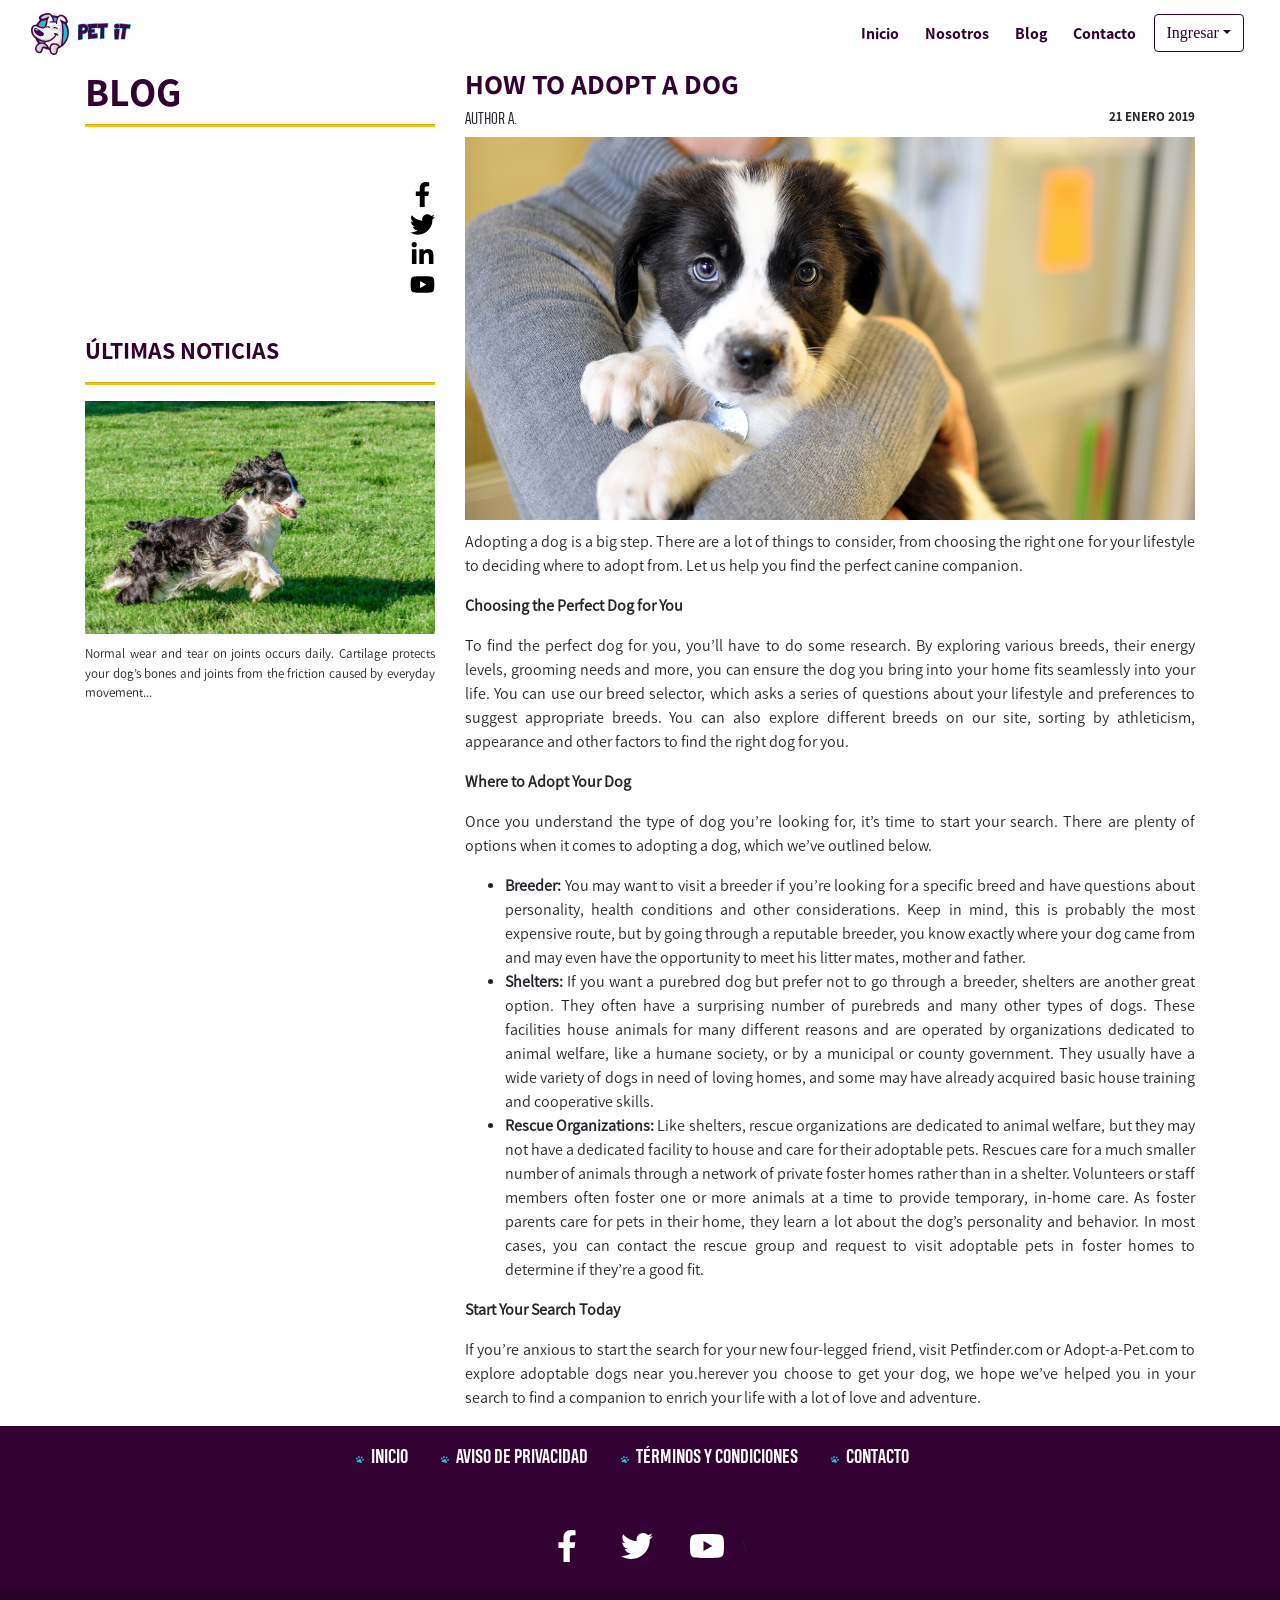
<file: blog-example3.html>
<!DOCTYPE html>
<html lang="en">
  <head>
    <meta charset="UTF-8" />
    <title>Blog Card 3</title>
    <script src="./js/all.js"></script>
    <link rel="stylesheet" href="./css/bootstrap.min.css" />
    <link rel="stylesheet" href="./css/styles.css" />
    <link
      rel="shortcut icon"
      href="./assets/icono-petit.png"
      type="image/x-icon"
    />
  </head>
  <body>
    <nav class="navbar navbar-petit navbar-expand-md" id="navbarPetit_blog">
      <div class="container-fluid">
        <a class="navbar-brand" href="./index.html"
          ><img src="./assets/SVG/logo-petit.svg" width="100px"
        /></a>
        <button
          id="font-menu"
          class="navbar-toggler"
          type="button"
          data-toggle="collapse"
          data-target="#navbarSignup"
          aria-controls="navbarSignup"
          aria-expanded="false"
          aria-label="Toggle navigation"
        >
          Menú<i class="fa fa-bars ml-2"></i>
        </button>
        <div class="collapse navbar-collapse" id="navbarSignup">
          <ul class="navbar-nav ml-auto" id="options">
            <li class="nav-item active">
              <a class="nav-link" href="index.html#carouselExampleCaptions"
                >Inicio <span class="sr-only">(current)</span></a
              >
            </li>
            <li class="nav-item">
              <a class="nav-link" href="index.html#team">Nosotros</a>
            </li>
            <li class="nav-item">
              <a class="nav-link" href="blog.html">Blog</a>
            </li>
            <li class="nav-item dropdown">
              <a class="nav-link" href="index.html#contacto">Contacto</a>
            </li>
            <li class="nav-item dropdown" id="btn-ingresar">
              <a
                class="btn btn-inicio dropdown-toggle"
                role="button"
                data-toggle="dropdown"
                href="#"
                >Ingresar</a
              >
              <div class="dropdown-menu" aria-labelledby="navbarSignup">
                <a class="dropdown-item" href="#">Iniciar sesión</a>
                <a class="dropdown-item" href="#">Crear cuenta</a>
              </div>
            </li>
          </ul>
        </div>
      </div>
    </nav>

    <div class="container">
      <div class="row">
        <div class="col-4" id="columna1">
          <h1 id="title-example">Blog</h1>
          <hr id="line-title-example" />
          <div class="columns float-right social-icons">
            <a href="#"
              ><img
                src="./assets/Icons/facebook-f-brands.svg"
                alt="icons-blog"
                class="icons-blog"
                id="facebook-blog"
            /></a>
            <a href="#"
              ><img
                src="./assets/Icons/twitter-brands.svg"
                alt="icons-blog"
                class="icons-blog"
            /></a>
            <a href="#"
              ><img
                src="./assets/Icons/linkedin-in-brands.svg"
                alt="icons-blog"
                class="icons-blog"
            /></a>
            <a href="#"
              ><img
                src="./assets/Icons/youtube-brands.svg"
                alt="icons-blog"
                class="icons-blog"
            /></a>
          </div>
          <div id="down">
            <a href="blog-example.html" id="link-blogs"
              ><h4 id="last-news">Últimas noticias</h4></a
            >
            <hr id="line-lastnews" />
            <img
              src="./assets/JPEG/joints.jpg"
              class="img-fluid"
              alt="Responsive image"
            />
            <p id="resume">
              Normal wear and tear on joints occurs daily. Cartilage protects
              your dog’s bones and joints from the friction caused by everyday
              movement...
            </p>
          </div>
        </div>
        <div class="col-8">
          <div>
            <h3 id="title-example">
              How to Adopt a Dog
            </h3>

            <h6 id="author-example">
              Author A.
              <li>21 Enero 2019</li>
            </h6>

            <img
              src="./assets/JPEG/adopt-a-dog.jpg"
              class="img-fluid"
              alt="Responsive image"
              id="photo"
            />
            <div id="text-example">
              <p>
                Adopting a dog is a big step. There are a lot of things to
                consider, from choosing the right one for your lifestyle to
                deciding where to adopt from. Let us help you find the perfect
                canine companion.
              </p>
              <p id="bold">Choosing the Perfect Dog for You</p>
              <p>
                To find the perfect dog for you, you’ll have to do some
                research. By exploring various breeds, their energy levels,
                grooming needs and more, you can ensure the dog you bring into
                your home fits seamlessly into your life. You can use our breed
                selector, which asks a series of questions about your lifestyle
                and preferences to suggest appropriate breeds. You can also
                explore different breeds on our site, sorting by athleticism,
                appearance and other factors to find the right dog for you.
              </p>
              <p id="bold">Where to Adopt Your Dog</p>
              <p>
                Once you understand the type of dog you’re looking for, it’s
                time to start your search. There are plenty of options when it
                comes to adopting a dog, which we’ve outlined below.
              </p>
              <ul>
                <li>
                  <strong>Breeder: </strong>You may want to visit a breeder if
                  you’re looking for a specific breed and have questions about
                  personality, health conditions and other considerations. Keep
                  in mind, this is probably the most expensive route, but by
                  going through a reputable breeder, you know exactly where your
                  dog came from and may even have the opportunity to meet his
                  litter mates, mother and father.
                </li>
                <li>
                  <strong>Shelters: </strong> If you want a purebred dog but
                  prefer not to go through a breeder, shelters are another great
                  option. They often have a surprising number of purebreds and
                  many other types of dogs. These facilities house animals for
                  many different reasons and are operated by organizations
                  dedicated to animal welfare, like a humane society, or by a
                  municipal or county government. They usually have a wide
                  variety of dogs in need of loving homes, and some may have
                  already acquired basic house training and cooperative skills.
                </li>
                <li>
                  <strong>Rescue Organizations: </strong> Like shelters, rescue
                  organizations are dedicated to animal welfare, but they may
                  not have a dedicated facility to house and care for their
                  adoptable pets. Rescues care for a much smaller number of
                  animals through a network of private foster homes rather than
                  in a shelter. Volunteers or staff members often foster one or
                  more animals at a time to provide temporary, in-home care. As
                  foster parents care for pets in their home, they learn a lot
                  about the dog’s personality and behavior. In most cases, you
                  can contact the rescue group and request to visit adoptable
                  pets in foster homes to determine if they’re a good fit.
                </li>
              </ul>
              <p id="bold">Start Your Search Today</p>
              <p>
                If you’re anxious to start the search for your new four-legged
                friend, visit <a>Petfinder.com</a> or
                <a>Adopt-a-Pet.com to explore adoptable dogs near you.</a
                >herever you choose to get your dog, we hope we’ve helped you in
                your search to find a companion to enrich your life with a lot
                of love and adventure.
              </p>
            </div>
          </div>
        </div>
      </div>
    </div>

    <footer>
      <ul class="footer-links">
        <li><a href="#">Inicio</a></li>
        <li><a href="#">Aviso de privacidad</a></li>
        <li><a href="#">Términos y Condiciones</a></li>
        <li><a href="#">Contacto</a></li>
      </ul>
      <div class="social-media">
        <a href="#"><i class="fab fa-facebook-f"></i></a>
        <a href="#"><i class="fab fa-twitter"></i></a>
        <a href="#"><i class="fab fa-youtube"></i></a>\
      </div>
      <div class="footer-copyright">
        ®PET IT 2020 Reservados todos los derechos.
      </div>
    </footer>
    <script
      src="https://code.jquery.com/jquery-3.4.1.slim.min.js"
      integrity="sha384-J6qa4849blE2+poT4WnyKhv5vZF5SrPo0iEjwBvKU7imGFAV0wwj1yYfoRSJoZ+n"
      crossorigin="anonymous"
    ></script>
    <script
      src="https://cdn.jsdelivr.net/npm/popper.js@1.16.0/dist/umd/popper.min.js"
      integrity="sha384-Q6E9RHvbIyZFJoft+2mJbHaEWldlvI9IOYy5n3zV9zzTtmI3UksdQRVvoxMfooAo"
      crossorigin="anonymous"
    ></script>
    <script src="./js/bootstrap.min.js"></script>
    <script src="./js/main.js"></script>
  </body>
</html>

<!--<?php include "./footer.html" ?>Se manda llamara la pagina de footer mediante php-->
</file>
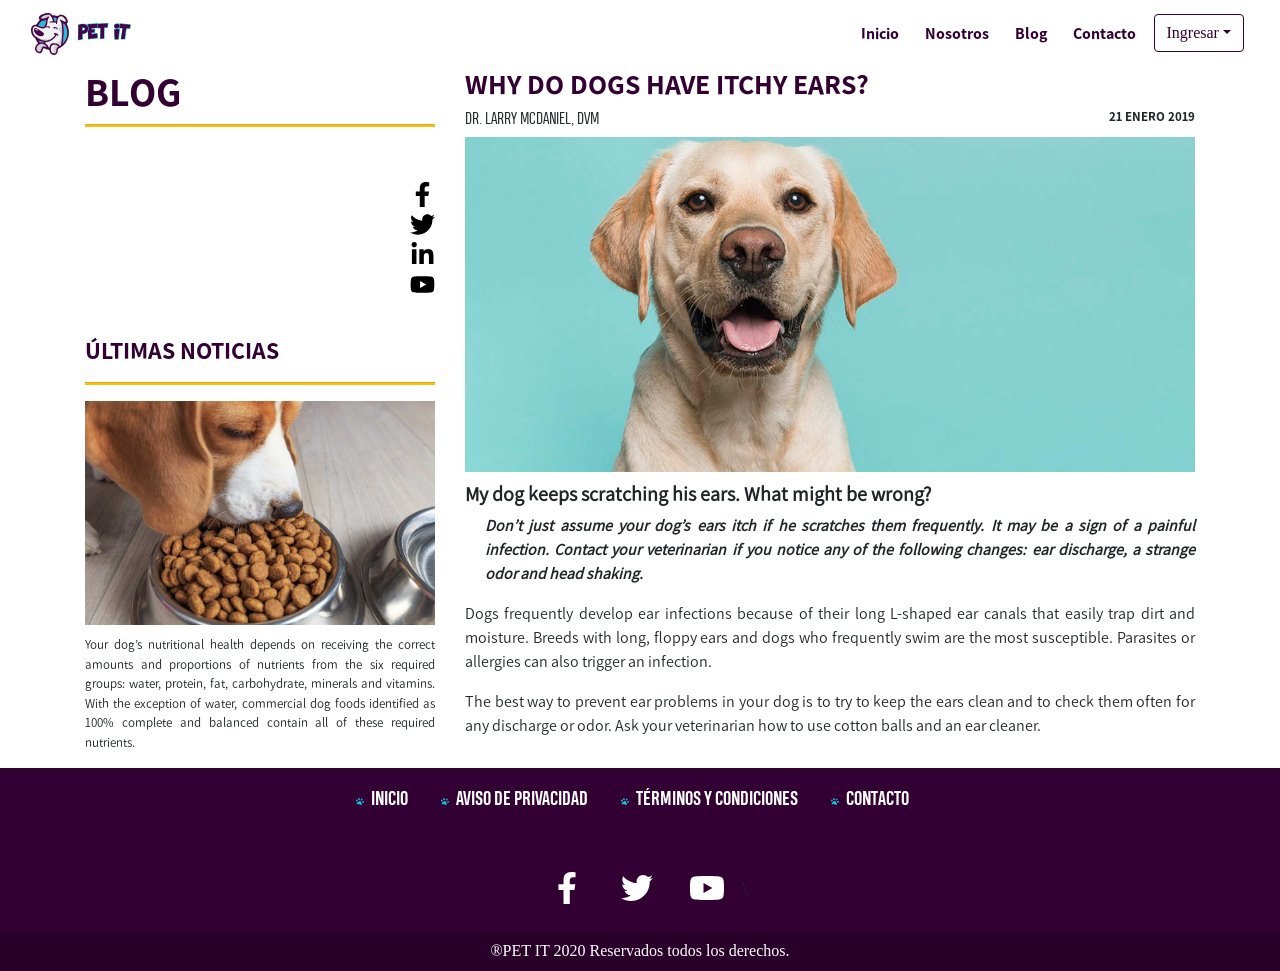
<file: blog-example4.html>
<!DOCTYPE html>
<html lang="en">
  <head>
    <meta charset="UTF-8" />
    <title>Blog Card 4</title>
    <script src="./js/all.js"></script>
    <link rel="stylesheet" href="./css/bootstrap.min.css" />
    <link rel="stylesheet" href="./css/styles.css" />
    <link
      rel="shortcut icon"
      href="./assets/icono-petit.png"
      type="image/x-icon"
    />
  </head>
  <body>
    <nav class="navbar navbar-petit navbar-expand-md" id="navbarPetit_blog">
      <div class="container-fluid">
        <a class="navbar-brand" href="./index.html"
          ><img src="./assets/SVG/logo-petit.svg" width="100px"
        /></a>
        <button
          id="font-menu"
          class="navbar-toggler"
          type="button"
          data-toggle="collapse"
          data-target="#navbarSignup"
          aria-controls="navbarSignup"
          aria-expanded="false"
          aria-label="Toggle navigation"
        >
          Menú<i class="fa fa-bars ml-2"></i>
        </button>
        <div class="collapse navbar-collapse" id="navbarSignup">
          <ul class="navbar-nav ml-auto" id="options">
            <li class="nav-item active">
              <a class="nav-link" href="index.html#carouselExampleCaptions"
                >Inicio <span class="sr-only">(current)</span></a
              >
            </li>
            <li class="nav-item">
              <a class="nav-link" href="index.html#team">Nosotros</a>
            </li>
            <li class="nav-item">
              <a class="nav-link" href="blog.html">Blog</a>
            </li>
            <li class="nav-item dropdown">
              <a class="nav-link" href="index.html#contacto">Contacto</a>
            </li>
            <li class="nav-item dropdown" id="btn-ingresar">
              <a
                class="btn btn-inicio dropdown-toggle"
                role="button"
                data-toggle="dropdown"
                href="#"
                >Ingresar</a
              >
              <div class="dropdown-menu" aria-labelledby="navbarSignup">
                <a class="dropdown-item" href="#">Iniciar sesión</a>
                <a class="dropdown-item" href="#">Crear cuenta</a>
              </div>
            </li>
          </ul>
        </div>
      </div>
    </nav>

    <div class="container">
      <div class="row">
        <div class="col-4" id="columna1">
          <h1 id="title-example">Blog</h1>
          <hr id="line-title-example" />
          <div class="columns float-right social-icons">
            <a href="#"
              ><img
                src="./assets/Icons/facebook-f-brands.svg"
                alt="icons-blog"
                class="icons-blog"
                id="facebook-blog"
            /></a>
            <a href="#"
              ><img
                src="./assets/Icons/twitter-brands.svg"
                alt="icons-blog"
                class="icons-blog"
            /></a>
            <a href="#"
              ><img
                src="./assets/Icons/linkedin-in-brands.svg"
                alt="icons-blog"
                class="icons-blog"
            /></a>
            <a href="#"
              ><img
                src="./assets/Icons/youtube-brands.svg"
                alt="icons-blog"
                class="icons-blog"
            /></a>
          </div>
          <div id="down">
            <a href="blog-example6.html" id="link-blogs"
              ><h4 id="last-news">Últimas noticias</h4></a
            >
            <hr id="line-lastnews" />
            <img
              src="./assets/JPEG/food-title.jpeg"
              class="img-fluid"
              alt="Responsive image"
            />
            <p id="resume">
              Your dog’s nutritional health depends on receiving the correct
              amounts and proportions of nutrients from the six required groups:
              water, protein, fat, carbohydrate, minerals and vitamins. With the
              exception of water, commercial dog foods identified as 100%
              complete and balanced contain all of these required nutrients.
            </p>
          </div>
        </div>
        <div class="col-8">
          <div>
            <h3 id="title-example">
              Why Do Dogs Have Itchy Ears?
            </h3>

            <h6 id="author-example">
              Dr. Larry McDaniel, DVM
              <li>21 Enero 2019</li>
            </h6>

            <img
              src="./assets/JPEG/itchy-lab.jpg"
              class="img-fluid"
              alt="Responsive image"
              id="photo"
            />
            <div id="text-example">
              <h5 id="bold">
                My dog keeps scratching his ears. What might be wrong?
              </h5>
              <p id="bold-and-italics">
                Don’t just assume your dog’s ears itch if he scratches them
                frequently. It may be a sign of a painful infection. Contact
                your veterinarian if you notice any of the following changes:
                ear discharge, a strange odor and head shaking.
              </p>
              <p>
                Dogs frequently develop ear infections because of their long
                L-shaped ear canals that easily trap dirt and moisture. Breeds
                with long, floppy ears and dogs who frequently swim are the most
                susceptible. Parasites or allergies can also trigger an
                infection.
              </p>
              <p>
                The best way to prevent ear problems in your dog is to try to
                keep the ears clean and to check them often for any discharge or
                odor. Ask your veterinarian how to use cotton balls and an ear
                cleaner.
              </p>
            </div>
          </div>
        </div>
      </div>
    </div>

    <footer>
      <ul class="footer-links">
        <li><a href="#">Inicio</a></li>
        <li><a href="#">Aviso de privacidad</a></li>
        <li><a href="#">Términos y Condiciones</a></li>
        <li><a href="#">Contacto</a></li>
      </ul>
      <div class="social-media">
        <a href="#"><i class="fab fa-facebook-f"></i></a>
        <a href="#"><i class="fab fa-twitter"></i></a>
        <a href="#"><i class="fab fa-youtube"></i></a>\
      </div>
      <div class="footer-copyright">
        ®PET IT 2020 Reservados todos los derechos.
      </div>
    </footer>
    <script
      src="https://code.jquery.com/jquery-3.4.1.slim.min.js"
      integrity="sha384-J6qa4849blE2+poT4WnyKhv5vZF5SrPo0iEjwBvKU7imGFAV0wwj1yYfoRSJoZ+n"
      crossorigin="anonymous"
    ></script>
    <script
      src="https://cdn.jsdelivr.net/npm/popper.js@1.16.0/dist/umd/popper.min.js"
      integrity="sha384-Q6E9RHvbIyZFJoft+2mJbHaEWldlvI9IOYy5n3zV9zzTtmI3UksdQRVvoxMfooAo"
      crossorigin="anonymous"
    ></script>
    <script src="./js/bootstrap.min.js"></script>
    <script src="./js/main.js"></script>
  </body>
</html>

<!--<?php include "./footer.html" ?>Se manda llamara la pagina de footer mediante php-->
</file>
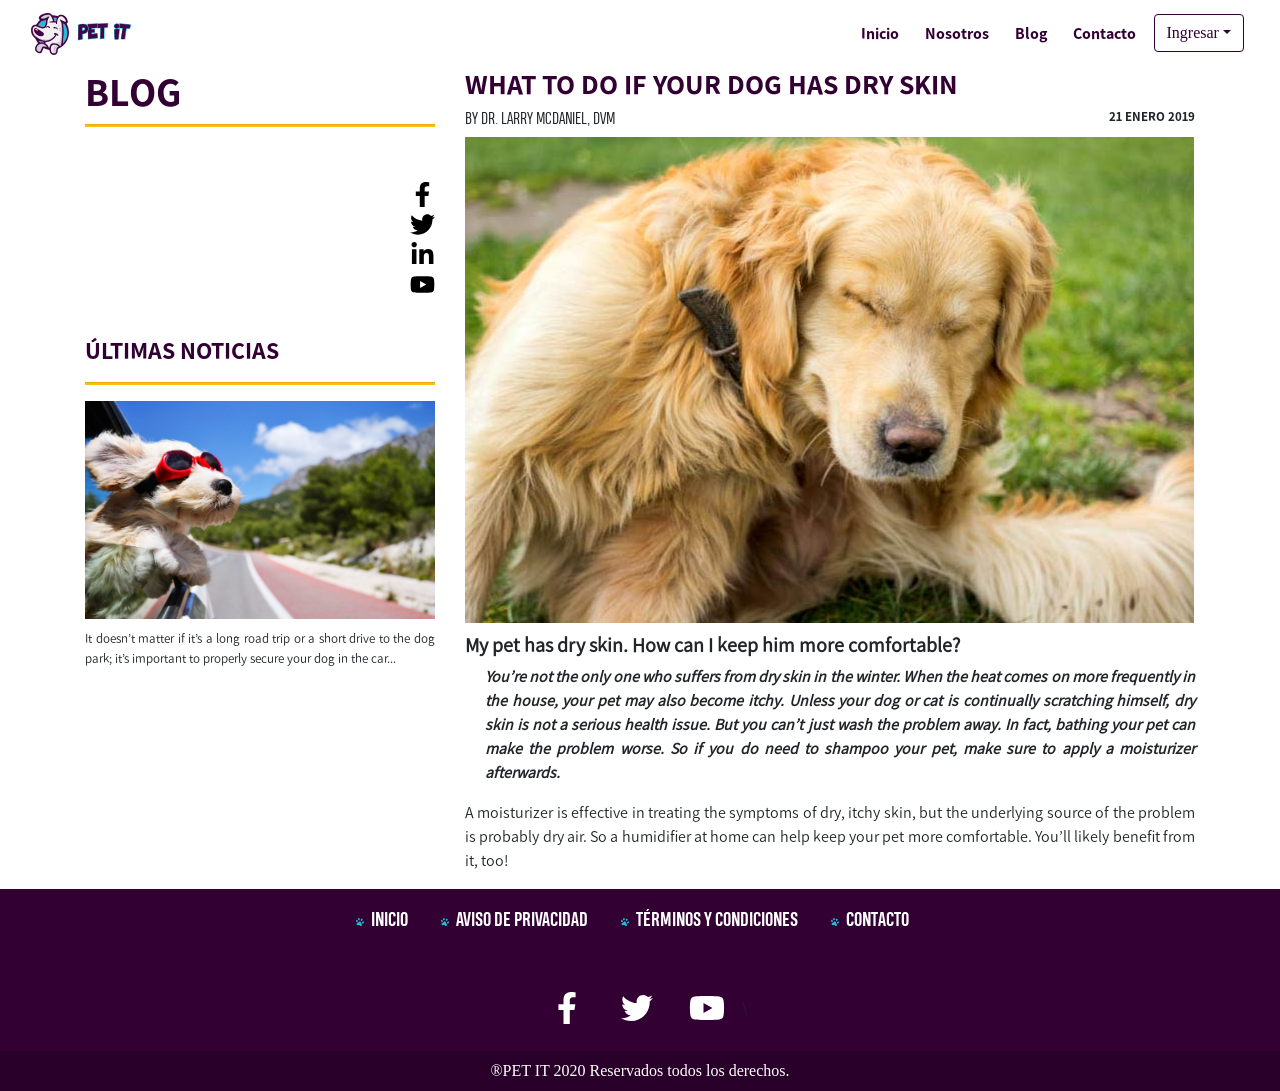
<file: blog-example5.html>
<!DOCTYPE html>
<html lang="en">
  <head>
    <meta charset="UTF-8" />
    <title>Blog Card 5</title>
    <script src="./js/all.js"></script>
    <link rel="stylesheet" href="./css/bootstrap.min.css" />
    <link rel="stylesheet" href="./css/styles.css" />
    <link
      rel="shortcut icon"
      href="./assets/icono-petit.png"
      type="image/x-icon"
    />
  </head>
  <body>
    <nav class="navbar navbar-petit navbar-expand-md" id="navbarPetit_blog">
      <div class="container-fluid">
        <a class="navbar-brand" href="./index.html"
          ><img src="./assets/SVG/logo-petit.svg" width="100px"
        /></a>
        <button
          id="font-menu"
          class="navbar-toggler"
          type="button"
          data-toggle="collapse"
          data-target="#navbarSignup"
          aria-controls="navbarSignup"
          aria-expanded="false"
          aria-label="Toggle navigation"
        >
          Menú<i class="fa fa-bars ml-2"></i>
        </button>
        <div class="collapse navbar-collapse" id="navbarSignup">
          <ul class="navbar-nav ml-auto" id="options">
            <li class="nav-item active">
              <a class="nav-link" href="index.html#carouselExampleCaptions"
                >Inicio <span class="sr-only">(current)</span></a
              >
            </li>
            <li class="nav-item">
              <a class="nav-link" href="index.html#team">Nosotros</a>
            </li>
            <li class="nav-item">
              <a class="nav-link" href="blog.html">Blog</a>
            </li>
            <li class="nav-item dropdown">
              <a class="nav-link" href="index.html#contacto">Contacto</a>
            </li>
            <li class="nav-item dropdown" id="btn-ingresar">
              <a
                class="btn btn-inicio dropdown-toggle"
                role="button"
                data-toggle="dropdown"
                href="#"
                >Ingresar</a
              >
              <div class="dropdown-menu" aria-labelledby="navbarSignup">
                <a class="dropdown-item" href="#">Iniciar sesión</a>
                <a class="dropdown-item" href="#">Crear cuenta</a>
              </div>
            </li>
          </ul>
        </div>
      </div>
    </nav>

    <div class="container">
      <div class="row">
        <div class="col-4" id="columna1">
          <h1 id="title-example">Blog</h1>
          <hr id="line-title-example" />
          <div class="columns float-right social-icons">
            <a href="#"
              ><img
                src="./assets/Icons/facebook-f-brands.svg"
                alt="icons-blog"
                class="icons-blog"
                id="facebook-blog"
            /></a>
            <a href="#"
              ><img
                src="./assets/Icons/twitter-brands.svg"
                alt="icons-blog"
                class="icons-blog"
            /></a>
            <a href="#"
              ><img
                src="./assets/Icons/linkedin-in-brands.svg"
                alt="icons-blog"
                class="icons-blog"
            /></a>
            <a href="#"
              ><img
                src="./assets/Icons/youtube-brands.svg"
                alt="icons-blog"
                class="icons-blog"
            /></a>
          </div>
          <div id="down">
            <a href="blog-example2.html" id="link-blogs"
              ><h4 id="last-news">Últimas noticias</h4></a
            >
            <hr id="line-lastnews" />
            <img
              src="./assets/JPEG/road-trip.jpg"
              class="img-fluid"
              alt="Responsive image"
            />
            <p id="resume">
              It doesn’t matter if it’s a long road trip or a short drive to the
              dog park; it’s important to properly secure your dog in the car...
            </p>
          </div>
        </div>
        <div class="col-8">
          <div>
            <h3 id="title-example">
              What to Do If Your Dog Has Dry Skin
            </h3>

            <h6 id="author-example">
              By Dr. Larry McDaniel, DVM
              <li>21 Enero 2019</li>
            </h6>

            <img
              src="./assets/JPEG/dry-skin.jpg"
              class="img-fluid"
              alt="Responsive image"
              id="photo"
            />
            <div id="text-example">
              <h5 id="bold">
                My pet has dry skin. How can I keep him more comfortable?
              </h5>
              <p id="bold-and-italics">
                You’re not the only one who suffers from dry skin in the winter.
                When the heat comes on more frequently in the house, your pet
                may also become itchy. Unless your dog or cat is continually
                scratching himself, dry skin is not a serious health issue. But
                you can’t just wash the problem away. In fact, bathing your pet
                can make the problem worse. So if you do need to shampoo your
                pet, make sure to apply a moisturizer afterwards.
              </p>
              <p>
                A moisturizer is effective in treating the symptoms of dry,
                itchy skin, but the underlying source of the problem is probably
                dry air. So a humidifier at home can help keep your pet more
                comfortable. You’ll likely benefit from it, too!
              </p>
            </div>
          </div>
        </div>
      </div>
    </div>

    <footer>
      <ul class="footer-links">
        <li><a href="#">Inicio</a></li>
        <li><a href="#">Aviso de privacidad</a></li>
        <li><a href="#">Términos y Condiciones</a></li>
        <li><a href="#">Contacto</a></li>
      </ul>
      <div class="social-media">
        <a href="#"><i class="fab fa-facebook-f"></i></a>
        <a href="#"><i class="fab fa-twitter"></i></a>
        <a href="#"><i class="fab fa-youtube"></i></a>\
      </div>
      <div class="footer-copyright">
        ®PET IT 2020 Reservados todos los derechos.
      </div>
    </footer>
    <script
      src="https://code.jquery.com/jquery-3.4.1.slim.min.js"
      integrity="sha384-J6qa4849blE2+poT4WnyKhv5vZF5SrPo0iEjwBvKU7imGFAV0wwj1yYfoRSJoZ+n"
      crossorigin="anonymous"
    ></script>
    <script
      src="https://cdn.jsdelivr.net/npm/popper.js@1.16.0/dist/umd/popper.min.js"
      integrity="sha384-Q6E9RHvbIyZFJoft+2mJbHaEWldlvI9IOYy5n3zV9zzTtmI3UksdQRVvoxMfooAo"
      crossorigin="anonymous"
    ></script>
    <script src="./js/bootstrap.min.js"></script>
    <script src="./js/main.js"></script>
  </body>
</html>

<!--<?php include "./footer.html" ?>Se manda llamara la pagina de footer mediante php-->
</file>
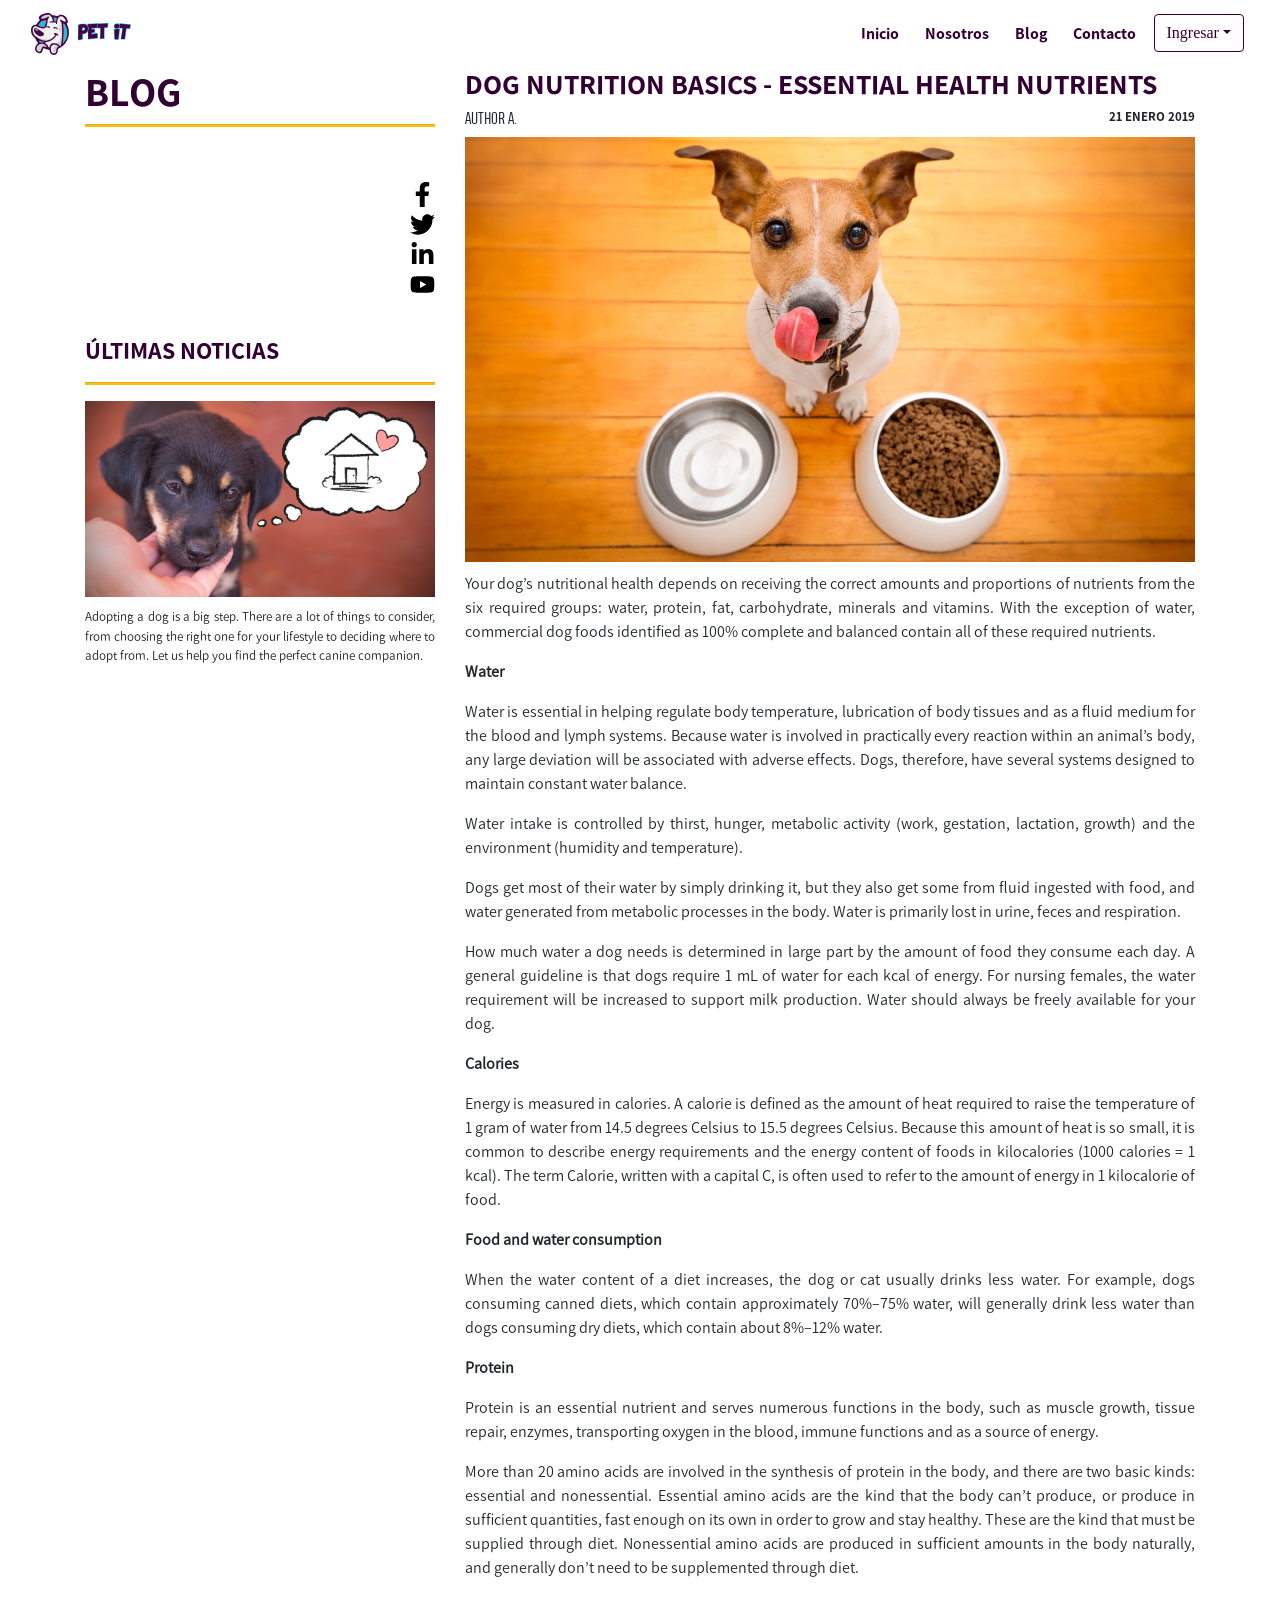
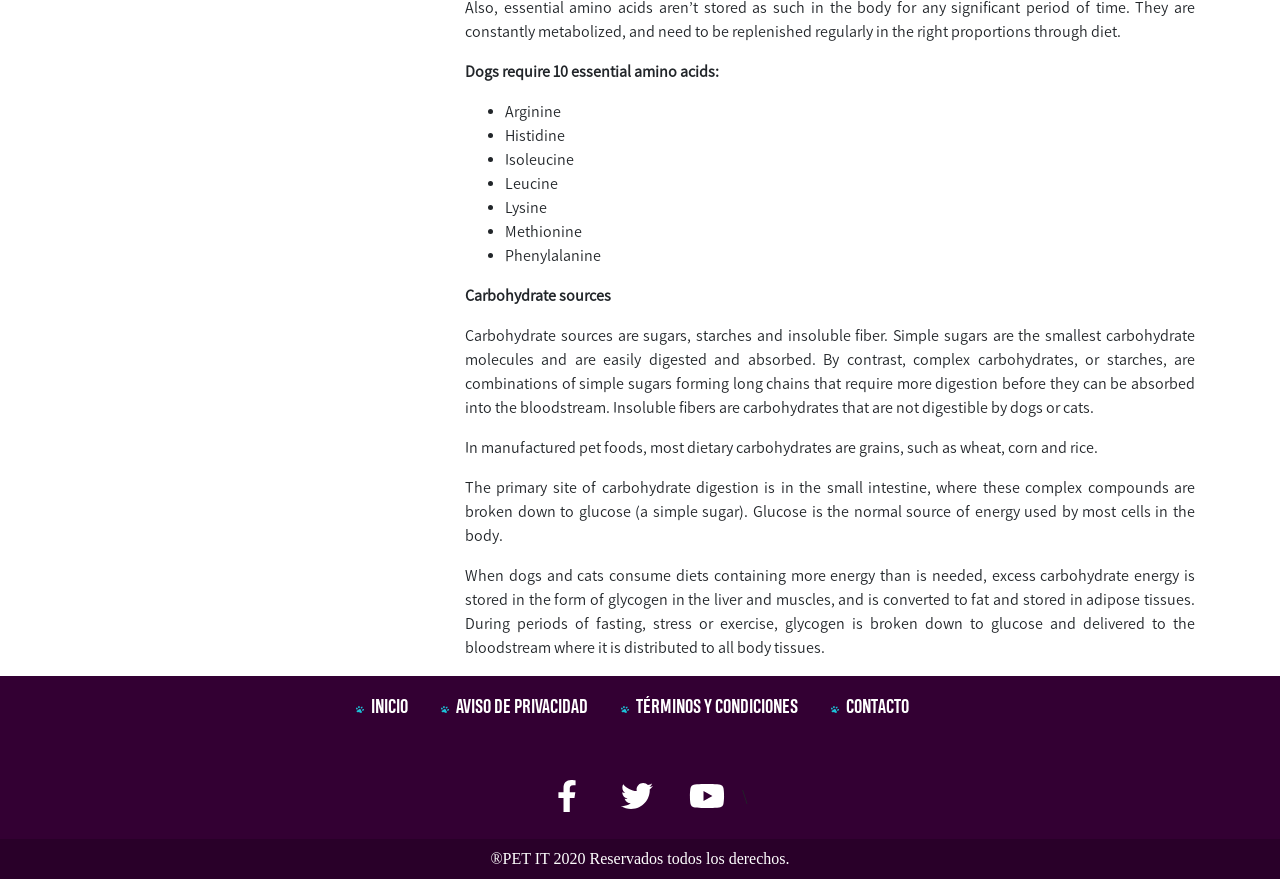
<file: blog-example6.html>
<!DOCTYPE html>
<html lang="en">
  <head>
    <meta charset="UTF-8" />
    <title>Blog Card 6</title>
    <script src="./js/all.js"></script>
    <link rel="stylesheet" href="./css/bootstrap.min.css" />
    <link rel="stylesheet" href="./css/styles.css" />
    <link
      rel="shortcut icon"
      href="./assets/icono-petit.png"
      type="image/x-icon"
    />
  </head>
  <body>
    <nav class="navbar navbar-petit navbar-expand-md" id="navbarPetit_blog">
      <div class="container-fluid">
        <a class="navbar-brand" href="./index.html"
          ><img src="./assets/SVG/logo-petit.svg" width="100px"
        /></a>
        <button
          id="font-menu"
          class="navbar-toggler"
          type="button"
          data-toggle="collapse"
          data-target="#navbarSignup"
          aria-controls="navbarSignup"
          aria-expanded="false"
          aria-label="Toggle navigation"
        >
          Menú<i class="fa fa-bars ml-2"></i>
        </button>
        <div class="collapse navbar-collapse" id="navbarSignup">
          <ul class="navbar-nav ml-auto" id="options">
            <li class="nav-item active">
              <a class="nav-link" href="index.html#carouselExampleCaptions"
                >Inicio <span class="sr-only">(current)</span></a
              >
            </li>
            <li class="nav-item">
              <a class="nav-link" href="index.html#team">Nosotros</a>
            </li>
            <li class="nav-item">
              <a class="nav-link" href="blog.html">Blog</a>
            </li>
            <li class="nav-item dropdown">
              <a class="nav-link" href="index.html#contacto">Contacto</a>
            </li>
            <li class="nav-item dropdown" id="btn-ingresar">
              <a
                class="btn btn-inicio dropdown-toggle"
                role="button"
                data-toggle="dropdown"
                href="#"
                >Ingresar</a
              >
              <div class="dropdown-menu" aria-labelledby="navbarSignup">
                <a class="dropdown-item" href="#">Iniciar sesión</a>
                <a class="dropdown-item" href="#">Crear cuenta</a>
              </div>
            </li>
          </ul>
        </div>
      </div>
    </nav>

    <div class="container">
      <div class="row">
        <div class="col-4" id="columna1">
          <h1 id="title-example">Blog</h1>
          <hr id="line-title-example" />
          <div class="columns float-right social-icons">
            <a href="#"
              ><img
                src="./assets/Icons/facebook-f-brands.svg"
                alt="icons-blog"
                class="icons-blog"
                id="facebook-blog"
            /></a>
            <a href="#"
              ><img
                src="./assets/Icons/twitter-brands.svg"
                alt="icons-blog"
                class="icons-blog"
            /></a>
            <a href="#"
              ><img
                src="./assets/Icons/linkedin-in-brands.svg"
                alt="icons-blog"
                class="icons-blog"
            /></a>
            <a href="#"
              ><img
                src="./assets/Icons/youtube-brands.svg"
                alt="icons-blog"
                class="icons-blog"
            /></a>
          </div>
          <div id="down">
            <a href="blog-example3.html" id="link-blogs"
              ><h4 id="last-news">Últimas noticias</h4></a
            >
            <hr id="line-lastnews" />
            <img
              src="./assets/PNG/adopt-a-dog.png"
              class="img-fluid"
              alt="Responsive image"
            />
            <p id="resume">
              Adopting a dog is a big step. There are a lot of things to
              consider, from choosing the right one for your lifestyle to
              deciding where to adopt from. Let us help you find the perfect
              canine companion.
            </p>
          </div>
        </div>
        <div class="col-8">
          <div>
            <h3 id="title-example">
              Dog Nutrition Basics - Essential Health Nutrients
            </h3>

            <h6 id="author-example">
              Author A.
              <li>21 Enero 2019</li>
            </h6>

            <img
              src="./assets/JPEG/food.jpg"
              class="img-fluid"
              alt="Responsive image"
              id="photo"
            />
            <div id="text-example">
              <p>
                Your dog’s nutritional health depends on receiving the correct
                amounts and proportions of nutrients from the six required
                groups: water, protein, fat, carbohydrate, minerals and
                vitamins. With the exception of water, commercial dog foods
                identified as 100% complete and balanced contain all of these
                required nutrients.
              </p>
              <p id="bold">Water</p>
              <p>
                Water is essential in helping regulate body temperature,
                lubrication of body tissues and as a fluid medium for the blood
                and lymph systems. Because water is involved in practically
                every reaction within an animal’s body, any large deviation will
                be associated with adverse effects. Dogs, therefore, have
                several systems designed to maintain constant water balance.
              </p>
              <p>
                Water intake is controlled by thirst, hunger, metabolic activity
                (work, gestation, lactation, growth) and the environment
                (humidity and temperature).
              </p>
              <p>
                Dogs get most of their water by simply drinking it, but they
                also get some from fluid ingested with food, and water generated
                from metabolic processes in the body. Water is primarily lost in
                urine, feces and respiration.
              </p>
              <p>
                How much water a dog needs is determined in large part by the
                amount of food they consume each day. A general guideline is
                that dogs require 1 mL of water for each kcal of energy. For
                nursing females, the water requirement will be increased to
                support milk production. Water should always be freely available
                for your dog.
              </p>
              <p id="bold">
                Calories
              </p>
              <p>
                Energy is measured in calories. A calorie is defined as the
                amount of heat required to raise the temperature of 1 gram of
                water from 14.5 degrees Celsius to 15.5 degrees Celsius. Because
                this amount of heat is so small, it is common to describe energy
                requirements and the energy content of foods in kilocalories
                (1000 calories = 1 kcal). The term Calorie, written with a
                capital C, is often used to refer to the amount of energy in 1
                kilocalorie of food.
              </p>
              <p id="bold">
                Food and water consumption
              </p>
              <p>
                When the water content of a diet increases, the dog or cat
                usually drinks less water. For example, dogs consuming canned
                diets, which contain approximately 70%–75% water, will generally
                drink less water than dogs consuming dry diets, which contain
                about 8%–12% water.
              </p>
              <p id="bold">
                Protein
              </p>
              <p>
                Protein is an essential nutrient and serves numerous functions
                in the body, such as muscle growth, tissue repair, enzymes,
                transporting oxygen in the blood, immune functions and as a
                source of energy.
              </p>
              <p>
                More than 20 amino acids are involved in the synthesis of
                protein in the body, and there are two basic kinds: essential
                and nonessential. Essential amino acids are the kind that the
                body can’t produce, or produce in sufficient quantities, fast
                enough on its own in order to grow and stay healthy. These are
                the kind that must be supplied through diet. Nonessential amino
                acids are produced in sufficient amounts in the body naturally,
                and generally don’t need to be supplemented through diet.
              </p>
              <p>
                Also, essential amino acids aren’t stored as such in the body
                for any significant period of time. They are constantly
                metabolized, and need to be replenished regularly in the right
                proportions through diet.
              </p>
              <p id="bold">Dogs require 10 essential amino acids:</p>
              <ul>
                <li>Arginine</li>
                <li>Histidine</li>
                <li>Isoleucine</li>
                <li>Leucine</li>
                <li>Lysine</li>
                <li>Methionine</li>
                <li>Phenylalanine</li>
              </ul>
              <p id="bold">
                Carbohydrate sources
              </p>
              <p>
                Carbohydrate sources are sugars, starches and insoluble fiber.
                Simple sugars are the smallest carbohydrate molecules and are
                easily digested and absorbed. By contrast, complex
                carbohydrates, or starches, are combinations of simple sugars
                forming long chains that require more digestion before they can
                be absorbed into the bloodstream. Insoluble fibers are
                carbohydrates that are not digestible by dogs or cats.
              </p>
              <p>
                In manufactured pet foods, most dietary carbohydrates are
                grains, such as wheat, corn and rice.
              </p>
              <p>
                The primary site of carbohydrate digestion is in the small
                intestine, where these complex compounds are broken down to
                glucose (a simple sugar). Glucose is the normal source of energy
                used by most cells in the body.
              </p>
              <p>
                When dogs and cats consume diets containing more energy than is
                needed, excess carbohydrate energy is stored in the form of
                glycogen in the liver and muscles, and is converted to fat and
                stored in adipose tissues. During periods of fasting, stress or
                exercise, glycogen is broken down to glucose and delivered to
                the bloodstream where it is distributed to all body tissues.
              </p>
            </div>
          </div>
        </div>
      </div>
    </div>

    <footer>
      <ul class="footer-links">
        <li><a href="#">Inicio</a></li>
        <li><a href="#">Aviso de privacidad</a></li>
        <li><a href="#">Términos y Condiciones</a></li>
        <li><a href="#">Contacto</a></li>
      </ul>
      <div class="social-media">
        <a href="#"><i class="fab fa-facebook-f"></i></a>
        <a href="#"><i class="fab fa-twitter"></i></a>
        <a href="#"><i class="fab fa-youtube"></i></a>\
      </div>
      <div class="footer-copyright">
        ®PET IT 2020 Reservados todos los derechos.
      </div>
    </footer>
    <script
      src="https://code.jquery.com/jquery-3.4.1.slim.min.js"
      integrity="sha384-J6qa4849blE2+poT4WnyKhv5vZF5SrPo0iEjwBvKU7imGFAV0wwj1yYfoRSJoZ+n"
      crossorigin="anonymous"
    ></script>
    <script
      src="https://cdn.jsdelivr.net/npm/popper.js@1.16.0/dist/umd/popper.min.js"
      integrity="sha384-Q6E9RHvbIyZFJoft+2mJbHaEWldlvI9IOYy5n3zV9zzTtmI3UksdQRVvoxMfooAo"
      crossorigin="anonymous"
    ></script>
    <script src="./js/bootstrap.min.js"></script>
    <script src="./js/main.js"></script>
  </body>
</html>

<!--<?php include "./footer.html" ?>Se manda llamara la pagina de footer mediante php-->
</file>
<file: css/styles.css>
:root {
  --blue: #2e82bc;
  --darkblue: #0c4e7a;
  --indigo: #6610f2;
  --purple: #330033;
  --pink: #e83e8c;
  --red: #b21f1f;
  --darkred: #840909;
  --orange: #fd7e14;
  --yellow: #fcbe10;
  --darkyellow: #f7931e;
  --green: #77b238;
  --darkgreen: #4e771e;
  --teal: #20c997;
  --cyan: #17a2b8;
  --white: #fff;
  --gray: #6c757d;
  --gray-dark: #3d3d3d;
  --primary: #330033;
  --secondary: #1dc0d6;
  --success: #77b238;
  --info: #17a2b8;
  --warning: #fcbe10;
  --danger: #b21f1f;
  --light: #f2f2f2;
  --dark: #232323;
  --font-family-sans-serif: -apple-system, BlinkMacSystemFont, "Segoe UI",
    Roboto, "Helvetica Neue", Arial, "Noto Sans", sans-serif,
    "Apple Color Emoji", "Segoe UI Emoji", "Segoe UI Symbol", "Noto Color Emoji";
  --font-family-monospace: SFMono-Regular, Menlo, Monaco, Consolas,
    "Liberation Mono", "Courier New", monospace;
}
@font-face {
  font-family: Assistant-Regular;
  src: url(./fonts/Assistant-Regular.woff);
}
@font-face {
  font-family: Assistant-Bold;
  src: url(./fonts/Assistant-Bold.woff);
}
@font-face {
  font-family: HeadingPro-Regular;
  src: url(./fonts/Heading-Pro-Book-trial.woff);
}
@font-face {
  font-family: HeadingPro-Bold;
  src: url(./fonts/Heading-Pro-Bold-trial.woff);
}
/*GENERAL SETTINGS*/
body {
  font-family: Assistant-Regular;
}
/*Buttons*/
.btn-outline-primary {
  display: block;
  border-color: var(--primary);
  color: var(--primary);
  padding: 0.3rem 1rem;
}
.btn-outline-primary:hover {
  background: var(--primary);
  border-color: var(--primary);
  color: var(--white);
  padding: 0.3rem 1rem;
}
.btn-yellow {
  border: none;
  color: var(--primary);
  background: var(--yellow);
  transition: 0.3s ease-in-out;
}
.btn-yellow:hover {
  box-shadow: 0 4px 0 var(--darkyellow);
}
.close-modal {
  width: 70px;
  height: 70px;
  border: none;
  border-radius: 50px;
  font-size: 2rem;
  color: var(--white);
  background: var(--red);
  top: -35px;
  left: -35px;
  position: absolute;
  transition: 0.3s ease-in-out;
}
.close-modal:hover {
  background: var(--darkred);
}
.link-arrows {
  width: max-content;
  background-color: transparent;
  border: none;
  color: var(--secondary);
  text-align: left;
  padding: 0.2rem 0;
  transition: all 0.3s ease-in-out;
  cursor: pointer;
}

.link-arrows:hover {
  color: var(--primary);
}

.link-arrows span {
  cursor: pointer;
  display: inline-block;
  position: relative;
}

.link-arrows span:after {
  content: "\00bb";
  position: absolute;
  opacity: 0;
  top: 0;
  right: -20px;
}

.link-arrows:hover span {
  padding-right: 15px;
  color: var(--primary);
}

.link-arrows:hover span:after {
  opacity: 1;
  right: 0;
}
.form-checkbox {
  display: flex;
}
.input-checkbox {
  position: relative;
  cursor: pointer;
  margin-right: 20px;
}
.input-checkbox:before {
  content: "";
  display: block;
  position: absolute;
  width: 25px;
  height: 25px;
  top: 0;
  left: 0;
  border: none;
  background-color: #d8d8d8;
}
.input-checkbox:checked:after {
  content: "";
  display: block;
  width: 10px;
  height: 30px;
  border: solid var(--primary);
  border-width: 0 2px 2px 0;
  -webkit-transform: rotate(45deg);
  -ms-transform: rotate(45deg);
  transform: rotate(45deg);
  position: absolute;
  top: -10px;
  left: 12px;
}
/*Menu*/
.title h2 {
  font-family: HeadingPro-Bold;
  text-transform: uppercase;
  text-align: center;
  font-size: 3rem;
  color: var(--primary);
}
.title-divider {
  width: 30%;
  height: 2px;
  margin: 1rem auto;
  background-color: var(--yellow);
}
/*menu*/
.navbar-collapse {
  background: transparent;
}
.navbar-toggler i {
  font-size: 1.5rem;
}
.navbar-toggler {
  color: var(--primary);
  border: 2px solid var(--primary);
  display: flex;
  justify-content: center;
  align-items: center;
}
.navbar-petit {
  position: fixed;
  top: 0;
  right: 0;
  left: 0;
  z-index: 1030;
  background: transparent;
}
.navbar-petit ul li a {
  color: var(--primary);
  margin: 0 5px;
  font-size: 1rem;
  transition: 0.3s ease-in-out;
}
.navbar-petit ul li a:hover {
  color: var(--yellow);
}
.navbar-petit2 {
  background: var(--primary);
}
.navbar-petit2 ul li a {
  color: var(--white);
  margin: 0 5px;
  font-size: 1rem;
  transition: 0.3s ease-in-out;
}
.navbar-petit2 ul li a:hover {
  color: var(--yellow);
}
.navbar-petit .dropdown-menu {
  margin: 0.8rem 0;
  border-radius: 0;
  padding: 0;
}
.navbar-petit .dropdown-item {
  cursor: pointer;
  margin: 0;
  padding: 0.5rem 1rem;
}
.navbar-petit .dropdown-item:hover,
.navbar-petit .dropdown-item:focus {
  color: var(--primary);
  text-decoration: none;
}
.navbar-petit .btn-signup {
  color: var(--primary);
  border: 0.1rem solid var(--primary);
}
.navbar-petit .btn-signup:hover,
.navbar-petit .btn-signup:focus {
  color: var(--yellow);
  background: var(--primary);
}
.modal-title {
  width: 100%;
  height: auto;
  padding: 0.5rem 0;
}
/*Modales*/
.modal-title h2 {
  color: var(--primary);
  text-transform: uppercase;
  text-align: center;
  font-family: HeadingPro-Bold;
}
.modal-content {
  margin-top: 70px;
}
/*CAROUSEL*/
.carousel-indicators li {
  width: 20px;
  height: 20px;
  border-radius: 100%;
  background: rgba(255, 255, 255, 0.5);
  border: 1px solid var(--primary);
}
.carousel-indicators .active {
  opacity: 0.7;
  background: var(--secondary);
}
.carousel-control-prev,
.carousel-control-next {
  font-size: 3rem;
  transition: 0.3s ease-in-out;
  z-index: 10;
}
.carousel-control-prev:hover,
.carousel-control-next:hover {
  color: var(--yellow);
  z-index: 10;
}
.carousel-caption {
  top: 0;
  left: 0;
  right: 0;
  bottom: 0;
  padding: 15% 30% 15% 15%;
  display: flex;
  justify-content: center;
  align-items: flex;
  flex-direction: column;
  text-align: left;
  background-image: url("../assets/SVG/bg-gradient-header.svg");
}
.carousel-caption h3 {
  font-family: Assistant-Bold;
  font-size: 4rem;
  text-transform: uppercase;
  text-shadow: 0 0 10px rgba(0, 0, 0, 0.7);
}
.carousel-caption p {
  font-size: 1.2rem;
}
/*ICONS BOX*/
.icon-box {
  display: flex;
  flex-direction: column;
  padding: 1rem 0 0 0;
}
.icon-app {
  width: 150px;
  height: 150px;
  margin: 0 auto 1.5rem auto;
  padding: 0.5rem;
  background: #ffffff;
  border: 1px solid var(--secondary);
  display: flex;
  justify-content: center;
  align-items: center;
}
.icon-img {
  width: 50px;
}
.box-icon-content {
  display: flex;
  justify-content: center;
  align-items: center;
  flex-direction: column;
  padding: 0.5rem 0;
  text-align: center;
}
.box-icon-content h3 {
  font-family: HeadingPro-Bold;
  text-transform: uppercase;
}
/*ABOUT US*/
.section-team {
  width: 100%;
  background-position: center;
  background-size: cover;
  background-repeat: no-repeat;
  background-attachment: fixed;
  background-image: url("../assets/PNG/bg-huellas.png");
}

/*PIE DE PAGINA*/
footer {
  width: 100%;
  height: auto;
  background-color: var(--primary);
}
.social-media {
  width: 100%;
  display: flex;
  justify-content: center;
  align-items: center;
  padding: 0.5rem 0;
}
.social-media a {
  width: 70px;
  height: 70px;
  display: flex;
  justify-content: center;
  align-items: center;
  padding: 1rem;
  font-size: 2rem;
  border-radius: 100%;
  color: var(--white);
  background: transparent;
  transition: 0.3s ease-in-out;
}
.social-media a:hover {
  color: var(--yellow);
}
.footer-links {
  font-family: HeadingPro-Bold;
  width: 100%;
  padding: 0.5rem 0;
  display: flex;
  justify-content: center;
  align-items: center;
  padding: 1rem 0;
}
.footer-links li {
  list-style-image: url(../assets/SVG/huella-perro.svg);
  margin: 0 1.5rem;
}
.footer-links li a {
  font-size: 1.2rem;
  text-transform: uppercase;
  text-decoration: none;
  color: var(--white);
  transition: 0.3s ease-in-out;
}
.footer-links li a:hover {
  color: var(--yellow);
}
.footer-brand {
  width: 100%;
  height: auto;
  padding: 0.5rem 0;
  text-align: center;
  color: var(--white);
  background: rgba(0, 0, 0, 0.2);
}
/*section team*/
.carousel-wrap {
  width: 1000px;
  margin: auto;
  position: relative;
}
.owl-carousel .owl-nav {
  overflow: hidden;
  height: 0px;
}

.owl-theme .owl-dots .owl-dot.active span,
.owl-theme .owl-dots .owl-dot:hover span {
  background: #2caae1;
}

.owl-carousel .item {
  text-align: center;
}
.owl-carousel .nav-btn {
  height: 47px;
  position: absolute;
  width: 26px;
  cursor: pointer;
  top: 100px !important;
}

.owl-carousel .owl-prev.disabled,
.owl-carousel .owl-next.disabled {
  pointer-events: none;
  opacity: 0.2;
}

.owl-carousel .prev-slide {
  background: url(nav-icon.png) no-repeat scroll 0 0;
  left: -33px;
}
.owl-carousel .next-slide {
  background: url(nav-icon.png) no-repeat scroll -24px 0px;
  right: -33px;
}
.owl-carousel .prev-slide:hover {
  background-position: 0px -53px;
}
.owl-carousel .next-slide:hover {
  background-position: -24px -53px;
}

span.img-text {
  text-decoration: none;
  outline: none;
  transition: all 0.4s ease;
  -webkit-transition: all 0.4s ease;
  -moz-transition: all 0.4s ease;
  -o-transition: all 0.4s ease;
  cursor: pointer;
  width: 100%;
  font-size: 23px;
  display: block;
  text-transform: capitalize;
}
span.img-text:hover {
  color: #2caae1;
}
.box-img-team {
  width: 160px;
  height: 160px;
  padding: 0.5rem;
  border: 1px solid var(--secondary);
  border-radius: 100%;
  background: transparent;
}
.name-team {
  font-family: Assistant-Bold;
  color: var(--primary);
}
.role-team {
  font-family: Assistant-Regular;
  color: var(--secondary);
}
.social-media-user {
  background: transparent;
  padding: 0.5rem 0;
}
.social-media-user a {
  font-size: 1.5rem;
  margin: 0 0.25rem;
  color: var(--secondary);
  transition: 0.2s ease-in-out;
}
.social-media-user a:hover {
  font-size: 2rem;
  color: var(--yellow);
}
/*section sponsors*/
.img-sponsor img {
  cursor: pointer;
  padding: 0.5rem 1rem;
}
.box-triangle {
  position: absolute;
  width: 100%;
  height: 100px;
  background: #ffffff;
  -webkit-clip-path: polygon(0 0, 100% 0, 100% 50%, 50% 100%, 0 50%);
  clip-path: polygon(0 0, 100% 0, 100% 50%, 50% 100%, 0 50%);
}

.bg-blog {
  background: var(--secondary);
}
/*section blog*/
.title-blog {
  width: max-content;
  font-family: Assistant-Bold;
  color: var(--primary);
  border-bottom: 5px solid var(--yellow);
}
.card-blog {
  border: none;
  border-radius: 12px;
  transition: 0.3s ease-in-out;
}
.card-blog:hover {
  box-shadow: 0 0 0.5rem rgba(0, 0, 0, 0.5);
}
.divider-left {
  width: 30%;
  height: 2px;
  background: var(--yellow);
}
.title-card {
  font-family: HeadingPro-Bold;
  text-transform: uppercase;
  color: var(--primary);
}
.date-card {
  display: flex;
  justify-content: space-between;
  font-size: 1.2rem;
  color: var(--primary);
}
/*form send email*/
.form {
  font-family: Assistant-Bold;
}
.form .nav-tabs .nav-item.show .nav-link,
.nav-tabs .nav-link {
  font-family: Assistant-Bold;
  color: var(--gray);
  border-top: 3px solid var(--light);
  border-radius: 0;
  background: var(--light);
  cursor: pointer;
  transition: 0.3s ease-in-out;
}
.form .nav-tabs .nav-item.show .nav-link,
.nav-tabs .nav-link:hover {
  border-top: 3px solid var(--gray);
}
.form .nav-tabs .nav-item.show .nav-link,
.nav-tabs .nav-link.active {
  color: var(--primary);
  border: none;
  border-top: 3px solid var(--yellow);
  background: var(--light);
}
.form {
  background: var(--light);
  padding: 1rem 0.5rem;
}
.form-group-input {
  width: 100%;
  border: 1px solid var(--gray);
  border-radius: 4px;
  outline: none;
  color: var(--gray);
  padding: 0.5rem 3rem 0.5rem 3rem;
  box-sizing: border-box;
  background: rgba(0, 0, 0, 0.1);
  transition: 0.3s;
}
.form-group-input:focus {
  border-color: var(--secondary);
  background: var(--white);
  color: var(--secondary);
}

.form-group-icon {
  position: relative;
  margin: 0.5rem 0;
}

.form-group-icon svg {
  font-size: 1.5rem;
  position: absolute;
  left: 1rem;
  right: 1rem;
  top: 9px;
  color: var(--gray);
  transition: 0.3s;
}
.form-group-icon .form-group-input:focus + svg {
  color: var(--secondary);
}
.textarea-icon {
  width: 100%;
  border: 1px solid var(--gray);
  border-radius: 4px;
  outline: none;
  padding: 0.5rem 3rem 0.5rem 3rem;
  box-sizing: border-box;
  background: rgba(0, 0, 0, 0.1);
  transition: 0.3s;
}
.form-group-icon .textarea-icon:focus + svg {
  color: var(--secondary);
}
.textarea-icon:focus {
  border-color: var(--secondary);
  background: var(--white);
  color: var(--secondary);
}
/*section blog*/
.card {
  border: none;
  border-radius: 0.7rem;
  transition: 0.3s ease-in-out;
}
.card:hover {
  box-shadow: 0 0 0.5rem rgba(0, 0, 0, 0.5);
}
.divider-left {
  width: 30%;
  height: 2px;
  background: var(--yellow);
}
.title-card {
  font-family: HeadingPro-Bold;
  text-transform: uppercase;
  color: var(--primary);
}
.btn-outline-primary {
  border-color: var(--primary);
  color: var(--primary);
  padding: 0.3rem 1rem;
}
.btn-outline-primary:hover {
  background: var(--primary);
  border-color: var(--primary);
  color: var(--white);
  padding: 0.3rem 1rem;
}
.date-card {
  display: flex;
  justify-content: space-between;
  font-size: 1.2rem;
  color: var(--primary);
}
/*form footer*/
.form {
  font-family: Assistant-Bold;
}
.input-group-text {
  background: transparent;
  border-right: none;
  color: var(--primary);
  border-color: var(--primary);
}
.form .form-input {
  width: 100%;
  color: var(--primary);
  padding: 0.5rem 1rem;
  border-radius: 0 5px 5px 0;
  border-left: none;
  border-color: var(--primary);
  border-width: 1px;
}
.form .form-input::placeholder {
  color: var(--primary);
}

.form .form-input:focus,
.form-input.input-group-text:focus {
  outline: none;
  color: var(--secondary);
}
/* Estilos Blog */
.footer-copyright {
  width: 100%;
  height: auto;
  padding: 0.5rem 0;
  text-align: center;
  color: var(--white);
  background: rgba(0, 0, 0, 0.2);
  font-family: Assistant-Regukar;
  src: url(./fonts/Assistant-Regular.woff);
}
#options {
  font-family: Assistant-Bold;
  src: url(./fonts/Assistant-Bold.woff);
}
#btn-ingresar .btn-inicio {
  font-family: Assistant-Regukar;
  src: url(./fonts/Assistant-Regular.woff);
  color: var(--primary);
  border: 0.1rem solid var(--primary);
}

#title {
  font-family: Assistant-Bold;
  src: url(./fonts/Assistant-Bold.woff);
  color: var(--primary);
  padding-top: 10px;
  padding-left: 50px;
}

#btn {
  position: absolute;
  right: 0;
  bottom: 0;
  margin-bottom: 5px;
  margin-right: 5px;
}
#btn:hover {
  background-color: var(--primary);
  color: var(--yellow);
  border-color: var(--primary);
}
#first {
  margin-bottom: 10px;
  margin-top: 5px;
}

/* Estilo blog-example */

#title-example {
  font-family: Assistant-Bold;
  src: url(./fonts/Assistant-Bold.woff);
  position: relative;
  color: var(--primary);
  text-transform: uppercase;
}

#line-title-example {
  color: var(--yellow);
  margin-left: 0px;
  margin-top: 0px;
  background-color: var(--yellow);
  height: 2px;
  position: relative;
  margin-bottom: 50px;
}

#link-blogs:hover {
  color: var(--primary);
}

#line-lastnews {
  color: var(--yellow);
  background-color: var(--yellow);
  height: 2px;
  margin-left: 0px;
}

#last-news {
  font-family: Assistant-Bold;
  src: url(./fonts/Assistant-Bold.woff);
  color: var(--primary);
  text-transform: uppercase;
  padding-top: 10px;
}

#down {
  position: relative;
  margin-top: 200px;
}

#resume {
  padding-top: 10px;
  text-align: justify;
  font-size: small;
  src: url(./fonts/Heading-Pro-Book-trial.woff);
}

#text-example {
  font-family: Assistant-Regular;
  src: url(./fonts/Assistant-Regular.woff);
  text-align: justify;
  font-size: medium;
}

#title {
  font-family: Assistant-Bold;
  src: url(./fonts/Assistant-Bold.woff);
  text-transform: uppercase;
  text-align: left;
}

#author-example {
  font-family: HeadingPro-Regular;
  src: url(./fonts/Heading-Pro-Book-trial.woff);
  font-size: medium;
}
#author-example li {
  float: right;
  list-style-type: none;
  font-family: Assistant-Bold;
  src: url(./fonts/Assistant-Bold.woff);
  font-size: small;
}
p {
  text-align: justify;
}
#bold {
  font-weight: bold;
}
#bold-and-italics {
  font-weight: bold;
  margin-left: 20px;
  font-style: italic;
}
#photo {
  padding-bottom: 10px;
}
.icons-blog {
  width: 25px;
  height: 25px;
  columns: 4;
  display: block;
  margin-top: 5px;
}

#facebook-blog {
  color: var(--yellow);
}

@media (max-width: 992px) {
  .carousel-caption {
    padding: 0 30% 0 15%;
  }
  .carousel-caption h3 {
    font-size: 2rem;
  }
  .carousel-indicators li {
    width: 15px;
    height: 15px;
  }
  .carousel-caption p {
    font-size: 1rem;
  }
}

@media (max-width: 768px) {
  .carousel {
    margin-top: 70px;
  }
  .carousel-caption h3,
  .carousel-caption p {
    display: none;
  }
  .carousel-indicators li {
    width: 10px;
    height: 10px;
  }
  .carousel-control-prev,
  .carousel-control-next {
    font-size: 1.5rem;
  }
  .navbar-petit {
    background: #ffffff;
  }
  .navbar-collapse {
    background: #ffffff;
  }
  .icon-app {
    width: 100px;
    height: 100px;
  }
  .icon-img {
    width: 35px;
  }
  .modal-content {
    width: auto;
    margin-top: 70px;
    margin-left: 30px;
  }
  .close-modal {
    width: 50px;
    height: 50px;
    top: -25px;
    left: -25px;
    font-size: 1.5rem;
  }
}
/* Estilos Blog */
#navbarPetit_blog {
  position: static;
  top: 0;
  right: 0;
  left: 0;
  z-index: 1030;
  background: white;
}
#navbarPetit_blog ul li a {
  color: var(--primary);
  margin: 0 5px;
  font-size: 1rem;
  transition: 0.3s ease-in-out;
}

.card {
  margin-top: 15px;
  border: 15px;
}
.card img {
  border-radius: 15px;
}
.card h5 {
  font-family: HeadingPro-Bold;
  src: url(./fonts/Heading-Pro-Bold-trial.woff);
  font-size: xx-large;
  text-transform: uppercase;
  color: var(--primary);
}
#author {
  font-family: Assistant-Bold;
  src: url(./fonts/Assistant-Bold.woff);
}
#author li {
  float: right;
  list-style-type: none;
  font-family: HeadingPro-Regular;
  src: url(./fonts/Heading-Pro-Book-trial.woff);
  font-size: medium;
}
h6 {
  font-family: HeadingPro-Regular;
  src: url(./fonts/Heading-Pro-Book-trial.woff);
  font-size: small;
  text-transform: uppercase;
}
#author li::before {
  content: "■";
  position: absolute;
  right: 81px;
  font-size: 1.1em;
}
.btn-primary {
  color: var(--primary);
  border: 0.1rem solid var(--primary);
  background-color: white;
  font-family: HeadingPro-Bold;
  src: url(./fonts/Heading-Pro-Bold-trial.woff);
}
.card-text {
  font-family: Assistant-Regukar;
  src: url(./fonts/Assistant-Regular.woff);
  font-size: large;
}

#line-title {
  color: var(--yellow);
  width: 150px;
  margin-left: 50px;
  margin-top: 0px;
  background-color: var(--yellow);
  height: 2px;
  position: relative;
}
#line-cards {
  color: var(--yellow);
  width: 100px;
  margin-left: 0px;
  margin-top: 0px;
  margin-bottom: 0px;
  background-color: var(--yellow);
  height: 2px;
  position: relative;
}

#font-menu {
  font-family: HeadingPro-Regular;
  src: url(./fonts/Heading-Pro-Book-trial.woff);
}
.footer-copyright {
  width: 100%;
  height: auto;
  padding: 0.5rem 0;
  text-align: center;
  color: var(--white);
  background: rgba(0, 0, 0, 0.2);
  font-family: Assistant-Regukar;
  src: url(./fonts/Assistant-Regular.woff);
}
#options {
  font-family: Assistant-Bold;
  src: url(./fonts/Assistant-Bold.woff);
}
#btn-ingresar .btn-inicio {
  font-family: Assistant-Regukar;
  src: url(./fonts/Assistant-Regular.woff);
  color: var(--primary);
  border: 0.1rem solid var(--primary);
}

#title {
  font-family: Assistant-Bold;
  src: url(./fonts/Assistant-Bold.woff);
  color: var(--primary);
  padding-top: 10px;
  padding-left: 50px;
}

#btn {
  position: absolute;
  right: 0;
  bottom: 0;
  margin-bottom: 5px;
  margin-right: 5px;
}
#btn:hover {
  background-color: var(--primary);
  color: var(--yellow);
  border-color: var(--primary);
}
#first {
  margin-bottom: 10px;
  margin-top: 5px;
}

/* Estilo blog-example */

#title-example {
  font-family: Assistant-Bold;
  src: url(./fonts/Assistant-Bold.woff);
  position: relative;
  color: var(--primary);
  text-transform: uppercase;
}
#img-blog {
  height: 55%;
  width: 100%;
}

#line-title-example {
  color: var(--yellow);
  margin-left: 0px;
  margin-top: 0px;
  background-color: var(--yellow);
  height: 2px;
  position: relative;
  margin-bottom: 50px;
}

#link-blogs:hover {
  color: var(--primary);
}

#line-lastnews {
  color: var(--yellow);
  background-color: var(--yellow);
  height: 2px;
  margin-left: 0px;
}

#last-news {
  font-family: Assistant-Bold;
  src: url(./fonts/Assistant-Bold.woff);
  color: var(--primary);
  text-transform: uppercase;
  padding-top: 10px;
}

#down {
  position: relative;
  margin-top: 200px;
}

#resume {
  padding-top: 10px;
  text-align: justify;
  font-size: small;
  src: url(./fonts/Heading-Pro-Book-trial.woff);
}

#text-example {
  font-family: Assistant-Regular;
  src: url(./fonts/Assistant-Regular.woff);
  text-align: justify;
  font-size: medium;
}

#title {
  font-family: Assistant-Bold;
  src: url(./fonts/Assistant-Bold.woff);
  text-transform: uppercase;
  text-align: left;
}

#author-example {
  font-family: HeadingPro-Regular;
  src: url(./fonts/Heading-Pro-Book-trial.woff);
  font-size: medium;
}
#author-example li {
  float: right;
  list-style-type: none;
  font-family: Assistant-Bold;
  src: url(./fonts/Assistant-Bold.woff);
  font-size: small;
}
p {
  text-align: justify;
}
#bold {
  font-weight: bold;
}
#bold-and-italics {
  font-weight: bold;
  margin-left: 20px;
  font-style: italic;
}
#photo {
  padding-bottom: 10px;
}
.icons-blog {
  width: 25px;
  height: 25px;
  columns: 4;
  display: block;
  margin-top: 5px;
}

#facebook-blog {
  color: var(--yellow);
}

/* Estilo header pagina veterinario */
#nav-edit:hover {
  color: var(--primary);
  background-color: white;
  border: 0.1rem solid var(--primary);
}

#signUp:hover {
  border: 0.1rem solid var(--primary);
  color: var(--yellow);
  background-color: var(--primary);
}
#img-vet {
  width: 140px;
}
#change-photo:hover,
#save-changes:hover {
  color: white;
  background-color: var(--primary);
  border-color: var(--primary);
}

/* vet page CSS */
.emp-profile {
  padding: 3%;
  margin-top: 3%;
  margin-bottom: 3%;
  border-radius: 0.5rem;
  background: #fff;
}
.profile-img {
  text-align: center;
}
.profile-img img {
  width: 70%;
  height: 100%;
}
.profile-img .file {
  position: relative;
  overflow: hidden;
  margin-top: -20%;
  width: 70%;
  border: none;
  border-radius: 0;
  font-size: 15px;
  background: #212529b8;
}
.profile-img .file input {
  position: absolute;
  opacity: 0;
  right: 0;
  top: 0;
}
.profile-head h5 {
  color: #333;
}
.profile-head h6 {
  color: #0062cc;
}
.profile-edit-btn {
  border: none;
  border-radius: 1.5rem;
  width: 70%;
  padding: 2%;
  font-weight: 600;
  color: #6c757d;
  cursor: pointer;
}

.proile-rating span {
  color: #495057;
  font-size: 15px;
  font-weight: 600;
}
.profile-head .nav-tabs {
  margin-bottom: 5%;
}
.profile-head .nav-tabs .nav-link {
  font-weight: 600;
  border: none;
}
.profile-head .nav-tabs .nav-link.active {
  border: none;
  border-bottom: 2px solid #0062cc;
}
.profile-work {
  padding: 14%;
  margin-top: -15%;
}
.profile-work p {
  font-size: 12px;
  color: #818182;
  font-weight: 600;
  margin-top: 10%;
}
.profile-work a {
  text-decoration: none;
  color: #495057;
  font-weight: 600;
  font-size: 14px;
}
/* Vet page */
#access1 {
  margin-top: 80px;
  margin-bottom: 5px;
  background-color: white;
  color: var(--primary);
  border-color: var(--primary);
}
/* #access1,
#access2,
#access3 {
  width: 150px;
  height: 50px;
} */

#access1:hover,
#access2:hover,
#access3:hover,
#btn-edit:hover {
  background-color: var(--primary);
  color: white;
  border-color: var(--primary);
}
#access2,
#access3 {
  margin-bottom: 5px;
  background-color: white;
  color: var(--primary);
  border-color: var(--primary);
}
#access2,
#access3,
#access1 {
  margin-left: 10px;
}
#calendar {
  width: 10px;
}
#card-vet {
  margin-left: 40px;
  margin-right: 40px;
  margin-bottom: 40px;
}
#image-vet {
  width: 400px;
  height: auto;
}
#btn-edit {
  background-color: white;
  color: var(--primary);
  border-color: var(--primary);
}
#information {
  margin: 0px;
  padding: 0px;
}
/* Estilo blog en index */
#size {
  width: 85%;
  height: 200%;
}
</file>
